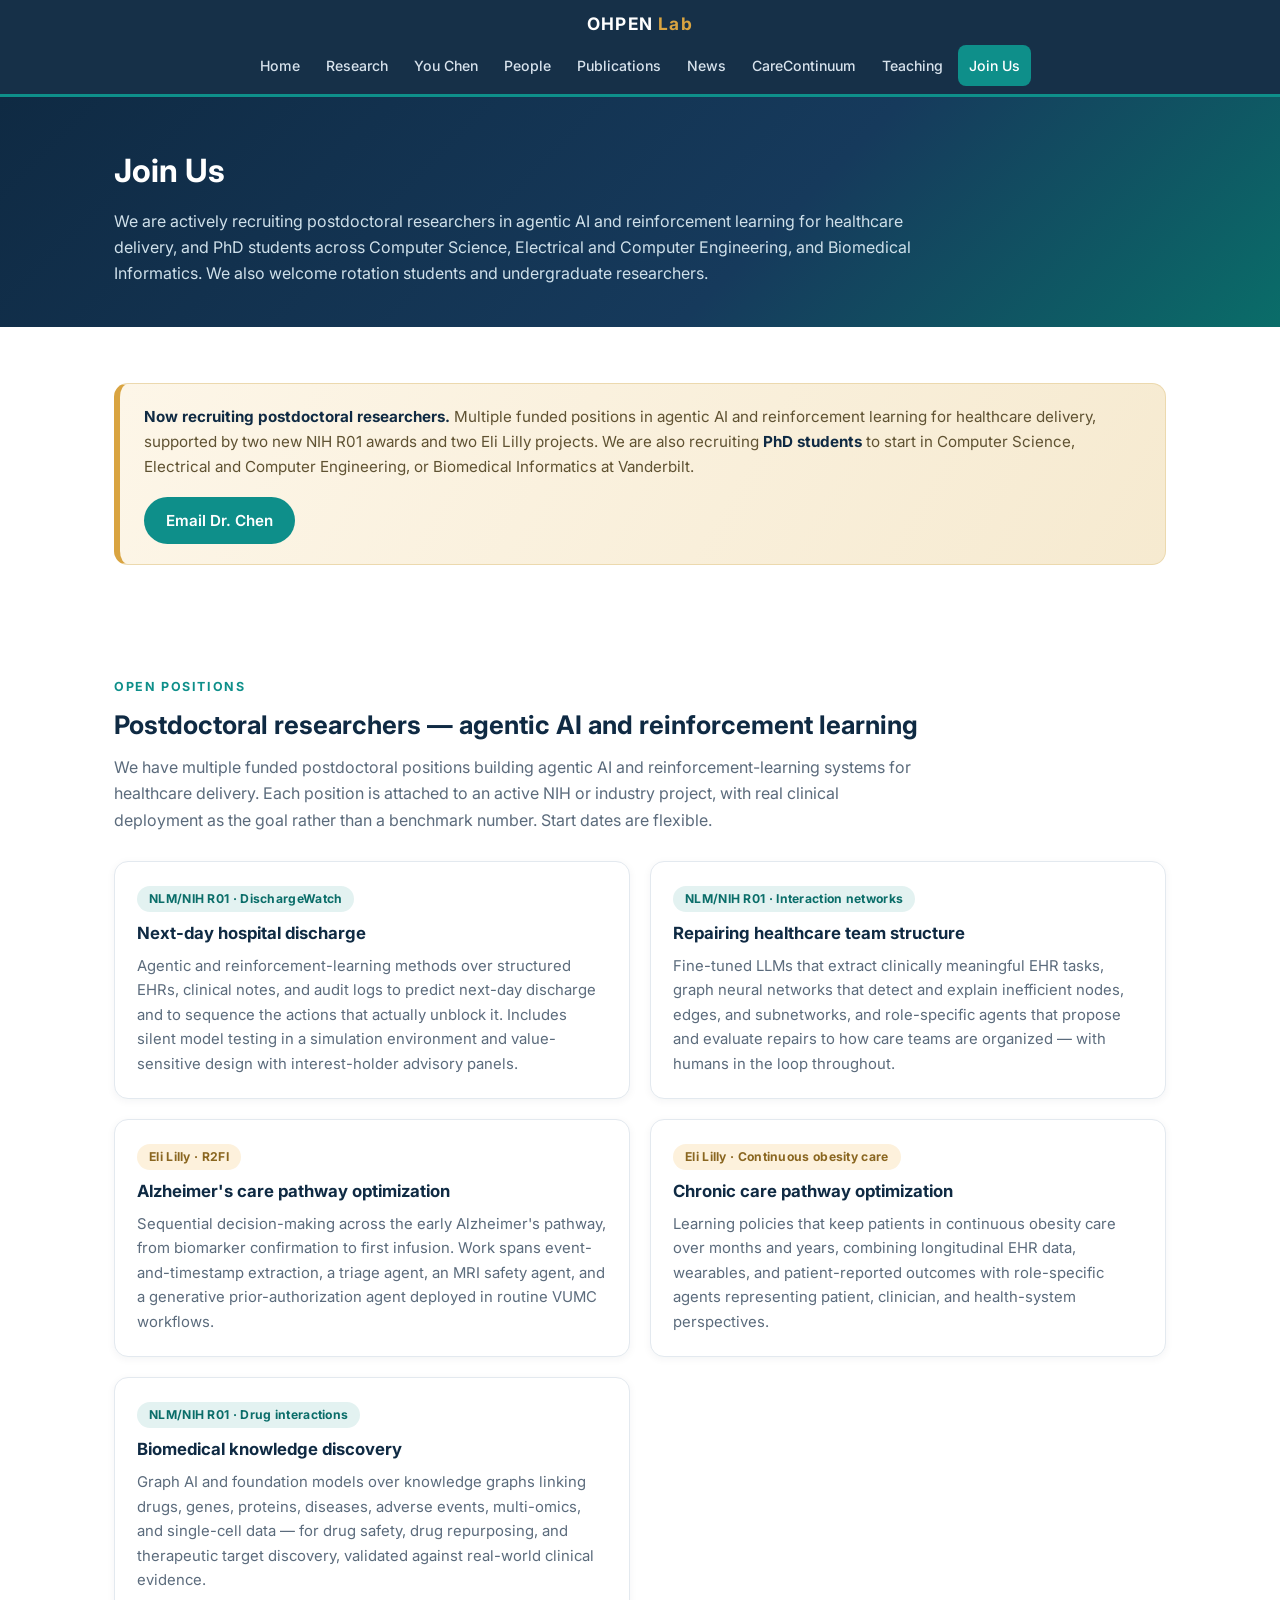
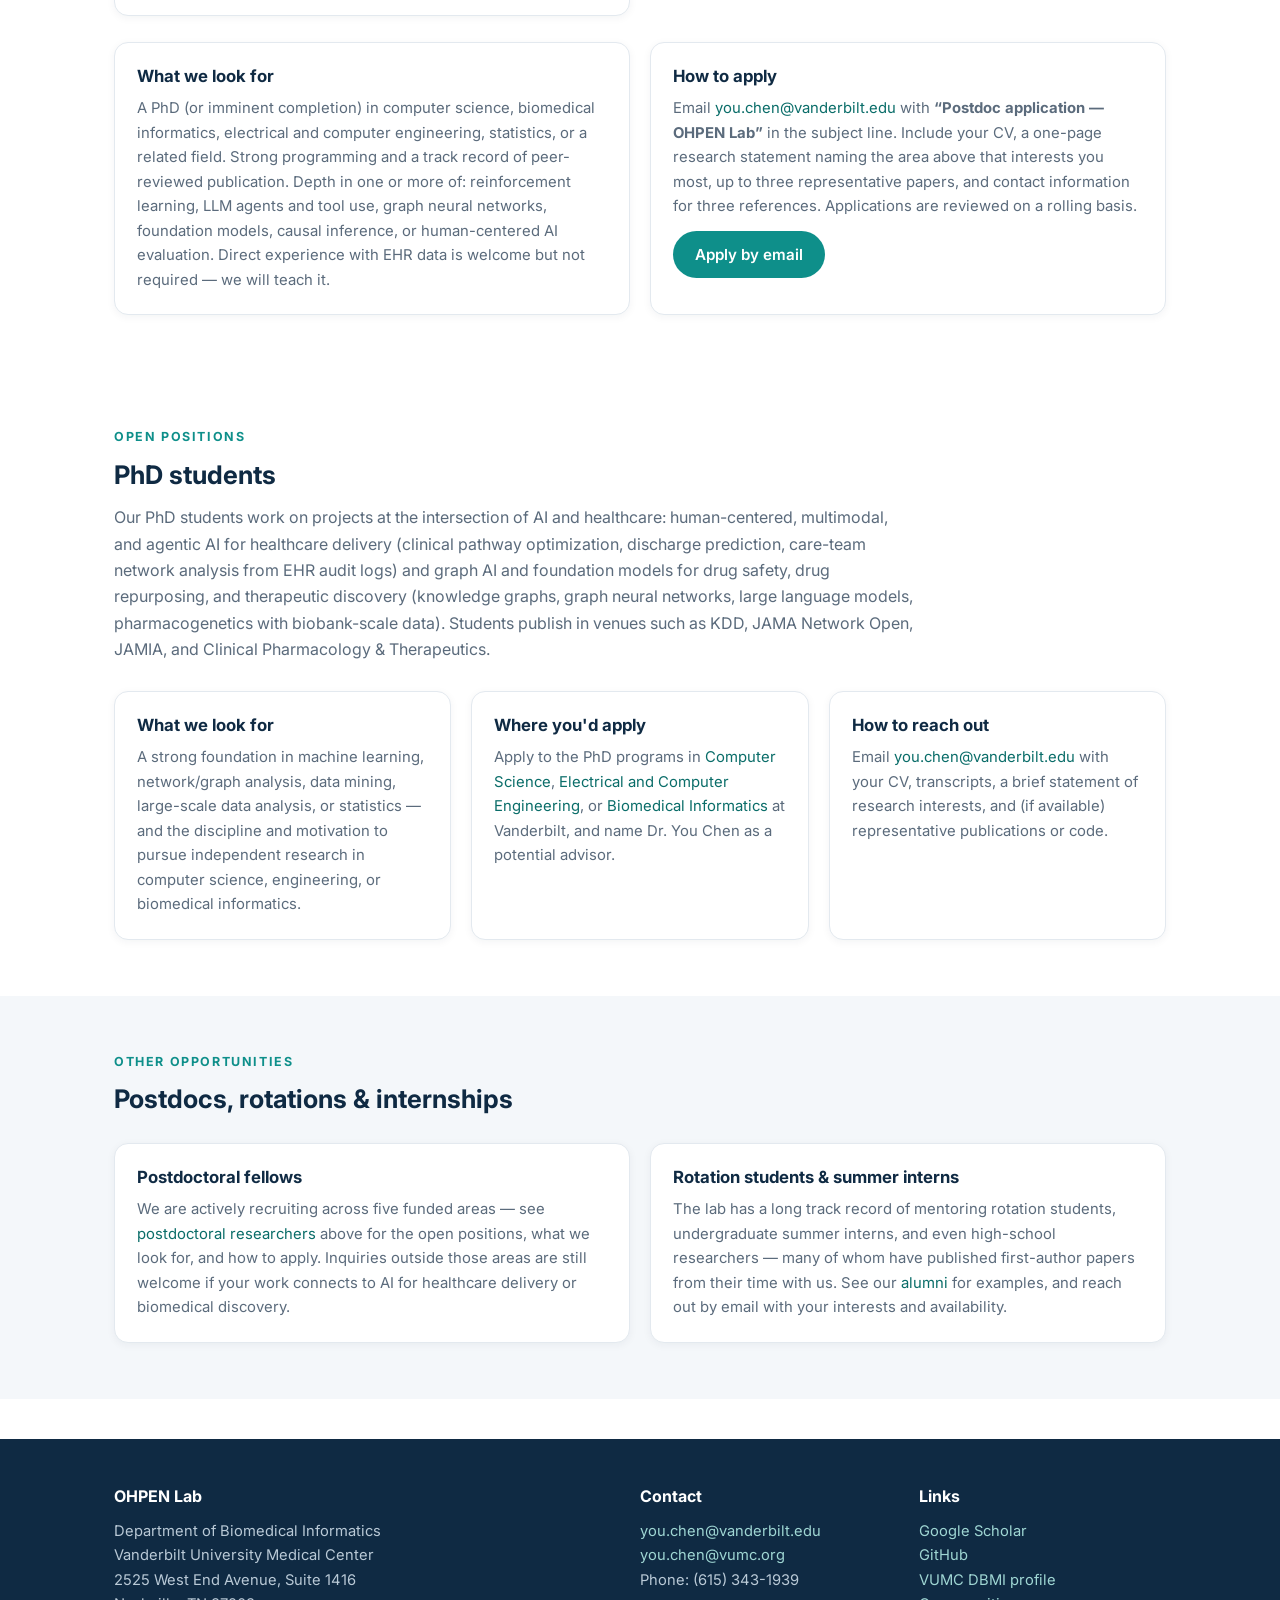
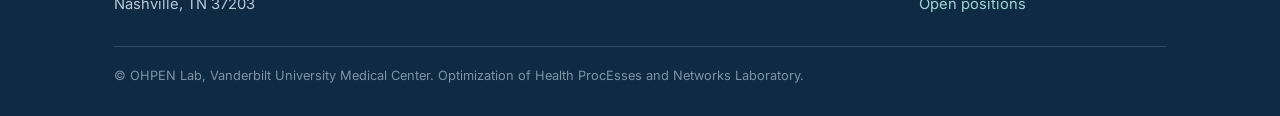
<file: join.html>
<!DOCTYPE html>
<html lang="en">
<head>
<meta charset="utf-8">
<meta name="viewport" content="width=device-width, initial-scale=1">
<title>Join Us | OHPEN Lab</title>
<meta name="description" content="Now recruiting postdoctoral researchers in agentic AI and reinforcement learning for healthcare delivery, plus PhD students, at the OHPEN Lab, Vanderbilt University Medical Center.">
<meta property="og:type" content="website">
<meta property="og:site_name" content="OHPEN Lab">
<meta property="og:title" content="Join Us — OHPEN Lab">
<meta property="og:description" content="Now recruiting postdoctoral researchers in agentic AI and reinforcement learning for healthcare delivery, plus PhD students, at the OHPEN Lab, Vanderbilt University Medical Center.">
<meta property="og:url" content="https://ohpenlab.github.io/join.html">
<meta property="og:image" content="https://ohpenlab.github.io/assets/img/og-image.jpg">
<meta property="og:image:width" content="1200">
<meta property="og:image:height" content="630">
<meta property="og:image:alt" content="OHPEN Lab — Optimization of Health ProcEsses and Networks Laboratory, Vanderbilt University Medical Center">
<meta name="twitter:card" content="summary_large_image">
<meta name="twitter:title" content="Join Us — OHPEN Lab">
<meta name="twitter:description" content="Now recruiting postdoctoral researchers in agentic AI and reinforcement learning for healthcare delivery, plus PhD students, at the OHPEN Lab, Vanderbilt University Medical Center.">
<meta name="twitter:image" content="https://ohpenlab.github.io/assets/img/og-image.jpg">
<link rel="canonical" href="https://ohpenlab.github.io/join.html">
<link rel="icon" type="image/png" href="assets/img/logo.png">
<link rel="preconnect" href="https://fonts.googleapis.com">
<link href="https://fonts.googleapis.com/css2?family=Inter:wght@400;500;600;700;800&display=swap" rel="stylesheet">
<link rel="stylesheet" href="assets/css/style.css">
</head>
<body>

<nav class="nav">
  <div class="nav-inner">
    <div class="brand"><a href="index.html">OHPEN<span class="dot">&nbsp;Lab</span></a></div>
    <ul class="nav-links">
      <li><a href="index.html">Home</a></li>
      <li><a href="projects.html">Research</a></li>
      <li><a href="youchen.html">You Chen</a></li>
      <li><a href="people.html">People</a></li>
      <li><a href="publications.html">Publications</a></li>
      <li><a href="news.html">News</a></li>
      <li><a href="carecontinuum.html">CareContinuum</a></li>
      <li><a href="teaching.html">Teaching</a></li>
      <li><a href="join.html" class="active">Join Us</a></li>
    </ul>
  </div>
</nav>

<header class="page-head">
  <div class="container">
    <h1>Join Us</h1>
    <p>We are actively recruiting postdoctoral researchers in agentic AI and reinforcement learning for
    healthcare delivery, and PhD students across Computer Science, Electrical and Computer Engineering, and
    Biomedical Informatics. We also welcome rotation students and undergraduate researchers.</p>
  </div>
</header>

<section class="section">
  <div class="container">
    <div class="banner">
      <p><strong>Now recruiting postdoctoral researchers.</strong> Multiple funded positions in agentic AI and
      reinforcement learning for healthcare delivery, supported by two new NIH R01 awards and two Eli Lilly
      projects. We are also recruiting <strong>PhD students</strong> to start in Computer Science, Electrical and
      Computer Engineering, or Biomedical Informatics at Vanderbilt.</p>
      <a class="btn btn-teal" href="mailto:you.chen@vanderbilt.edu?subject=Postdoc%20application%20-%20OHPEN%20Lab">Email Dr. Chen</a>
    </div>
  </div>
</section>

<section class="section">
  <div class="container">
    <p class="kicker">Open positions</p>
    <h2 id="postdocs">Postdoctoral researchers &mdash; agentic AI and reinforcement learning</h2>
    <p class="lede">
      We have multiple funded postdoctoral positions building agentic AI and reinforcement-learning systems for
      healthcare delivery. Each position is attached to an active NIH or industry project, with real clinical
      deployment as the goal rather than a benchmark number. Start dates are flexible.
    </p>

    <div class="grid cols-2" style="margin-top:22px">
      <div class="card">
        <div class="tags" style="margin-bottom:10px"><span class="tag nih">NLM/NIH R01 &middot; DischargeWatch</span></div>
        <h3>Next-day hospital discharge</h3>
        <p>Agentic and reinforcement-learning methods over structured EHRs, clinical notes, and audit logs to predict next-day discharge and to sequence the actions that actually unblock it. Includes silent model testing in a simulation environment and value-sensitive design with interest-holder advisory panels.</p>
      </div>
      <div class="card">
        <div class="tags" style="margin-bottom:10px"><span class="tag nih">NLM/NIH R01 &middot; Interaction networks</span></div>
        <h3>Repairing healthcare team structure</h3>
        <p>Fine-tuned LLMs that extract clinically meaningful EHR tasks, graph neural networks that detect and explain inefficient nodes, edges, and subnetworks, and role-specific agents that propose and evaluate repairs to how care teams are organized &mdash; with humans in the loop throughout.</p>
      </div>
      <div class="card">
        <div class="tags" style="margin-bottom:10px"><span class="tag industry">Eli Lilly &middot; R2FI</span></div>
        <h3>Alzheimer's care pathway optimization</h3>
        <p>Sequential decision-making across the early Alzheimer's pathway, from biomarker confirmation to first infusion. Work spans event-and-timestamp extraction, a triage agent, an MRI safety agent, and a generative prior-authorization agent deployed in routine VUMC workflows.</p>
      </div>
      <div class="card">
        <div class="tags" style="margin-bottom:10px"><span class="tag industry">Eli Lilly &middot; Continuous obesity care</span></div>
        <h3>Chronic care pathway optimization</h3>
        <p>Learning policies that keep patients in continuous obesity care over months and years, combining longitudinal EHR data, wearables, and patient-reported outcomes with role-specific agents representing patient, clinician, and health-system perspectives.</p>
      </div>
      <div class="card">
        <div class="tags" style="margin-bottom:10px"><span class="tag nih">NLM/NIH R01 &middot; Drug interactions</span></div>
        <h3>Biomedical knowledge discovery</h3>
        <p>Graph AI and foundation models over knowledge graphs linking drugs, genes, proteins, diseases, adverse events, multi-omics, and single-cell data &mdash; for drug safety, drug repurposing, and therapeutic target discovery, validated against real-world clinical evidence.</p>
      </div>
    </div>

    <div class="grid cols-2" style="margin-top:26px">
      <div class="card">
        <h3>What we look for</h3>
        <p>A PhD (or imminent completion) in computer science, biomedical informatics, electrical and computer
        engineering, statistics, or a related field. Strong programming and a track record of peer-reviewed
        publication. Depth in one or more of: reinforcement learning, LLM agents and tool use, graph neural
        networks, foundation models, causal inference, or human-centered AI evaluation. Direct experience with
        EHR data is welcome but not required &mdash; we will teach it.</p>
      </div>
      <div class="card">
        <h3>How to apply</h3>
        <p>Email <a href="mailto:you.chen@vanderbilt.edu?subject=Postdoc%20application%20-%20OHPEN%20Lab">you.chen@vanderbilt.edu</a>
        with <strong>&ldquo;Postdoc application &mdash; OHPEN Lab&rdquo;</strong> in the subject line. Include your CV, a
        one-page research statement naming the area above that interests you most, up to three representative
        papers, and contact information for three references. Applications are reviewed on a rolling basis.</p>
        <p style="margin-top:12px"><a class="btn btn-teal" href="mailto:you.chen@vanderbilt.edu?subject=Postdoc%20application%20-%20OHPEN%20Lab">Apply by email</a></p>
      </div>
    </div>
  </div>
</section>

<section class="section">
  <div class="container">
    <p class="kicker">Open positions</p>
    <h2>PhD students</h2>
    <p class="lede">
      Our PhD students work on projects at the intersection of AI and healthcare: human-centered, multimodal, and
      agentic AI for healthcare delivery (clinical pathway optimization, discharge prediction, care-team network
      analysis from EHR audit logs) and graph AI and foundation models for drug safety, drug repurposing, and
      therapeutic discovery (knowledge graphs, graph neural networks, large language models, pharmacogenetics with
      biobank-scale data). Students publish in venues such as KDD, JAMA Network Open, JAMIA, and Clinical
      Pharmacology &amp; Therapeutics.
    </p>
    <div class="grid cols-3" style="margin-top:8px">
      <div class="card">
        <h3>What we look for</h3>
        <p>A strong foundation in machine learning, network/graph analysis, data mining, large-scale data analysis,
        or statistics — and the discipline and motivation to pursue independent research in computer science,
        engineering, or biomedical informatics.</p>
      </div>
      <div class="card">
        <h3>Where you'd apply</h3>
        <p>Apply to the PhD programs in
        <a href="https://engineering.vanderbilt.edu/cs/" target="_blank" rel="noopener">Computer Science</a>,
        <a href="https://engineering.vanderbilt.edu/ece/" target="_blank" rel="noopener">Electrical and Computer Engineering</a>, or
        <a href="https://www.vumc.org/dbmi/biomedical-informatics-phd-program" target="_blank" rel="noopener">Biomedical Informatics</a>
        at Vanderbilt, and name Dr. You Chen as a potential advisor.</p>
      </div>
      <div class="card">
        <h3>How to reach out</h3>
        <p>Email <a href="mailto:you.chen@vanderbilt.edu">you.chen@vanderbilt.edu</a> with your CV, transcripts, a
        brief statement of research interests, and (if available) representative publications or code.</p>
      </div>
    </div>
  </div>
</section>

<section class="section soft">
  <div class="container">
    <p class="kicker">Other opportunities</p>
    <h2>Postdocs, rotations &amp; internships</h2>
    <div class="grid cols-2" style="margin-top:22px">
      <div class="card">
        <h3>Postdoctoral fellows</h3>
        <p>We are actively recruiting across five funded areas &mdash; see
        <a href="#postdocs">postdoctoral researchers</a> above for the open positions, what we look for, and how
        to apply. Inquiries outside those areas are still welcome if your work connects to AI for healthcare
        delivery or biomedical discovery.</p>
      </div>
      <div class="card">
        <h3>Rotation students &amp; summer interns</h3>
        <p>The lab has a long track record of mentoring rotation students, undergraduate summer interns, and even
        high-school researchers — many of whom have published first-author papers from their time with us. See our
        <a href="people.html">alumni</a> for examples, and reach out by email with your interests and availability.</p>
      </div>
    </div>
  </div>
</section>

<footer>
  <div class="container">
    <div class="cols">
      <div>
        <h4>OHPEN Lab</h4>
        <p>Department of Biomedical Informatics<br>
        Vanderbilt University Medical Center<br>
        2525 West End Avenue, Suite 1416<br>
        Nashville, TN 37203</p>
      </div>
      <div>
        <h4>Contact</h4>
        <p><a href="mailto:you.chen@vanderbilt.edu">you.chen@vanderbilt.edu</a><br>
        <a href="mailto:you.chen@vumc.org">you.chen@vumc.org</a><br>
        Phone: (615) 343-1939</p>
      </div>
      <div>
        <h4>Links</h4>
        <p><a href="https://scholar.google.com/citations?user=c-pOkPEAAAAJ&amp;hl=en" target="_blank" rel="noopener">Google Scholar</a><br>
        <a href="https://github.com/OHPENLab" target="_blank" rel="noopener">GitHub</a><br>
        <a href="https://www.vumc.org/dbmi/person/you-chen-phd-famia" target="_blank" rel="noopener">VUMC DBMI profile</a><br>
        <a href="join.html">Open positions</a></p>
      </div>
    </div>
    <p class="fineprint">© OHPEN Lab, Vanderbilt University Medical Center. Optimization of Health ProcEsses and Networks Laboratory.</p>
  </div>
</footer>

</body>
</html>
</file>
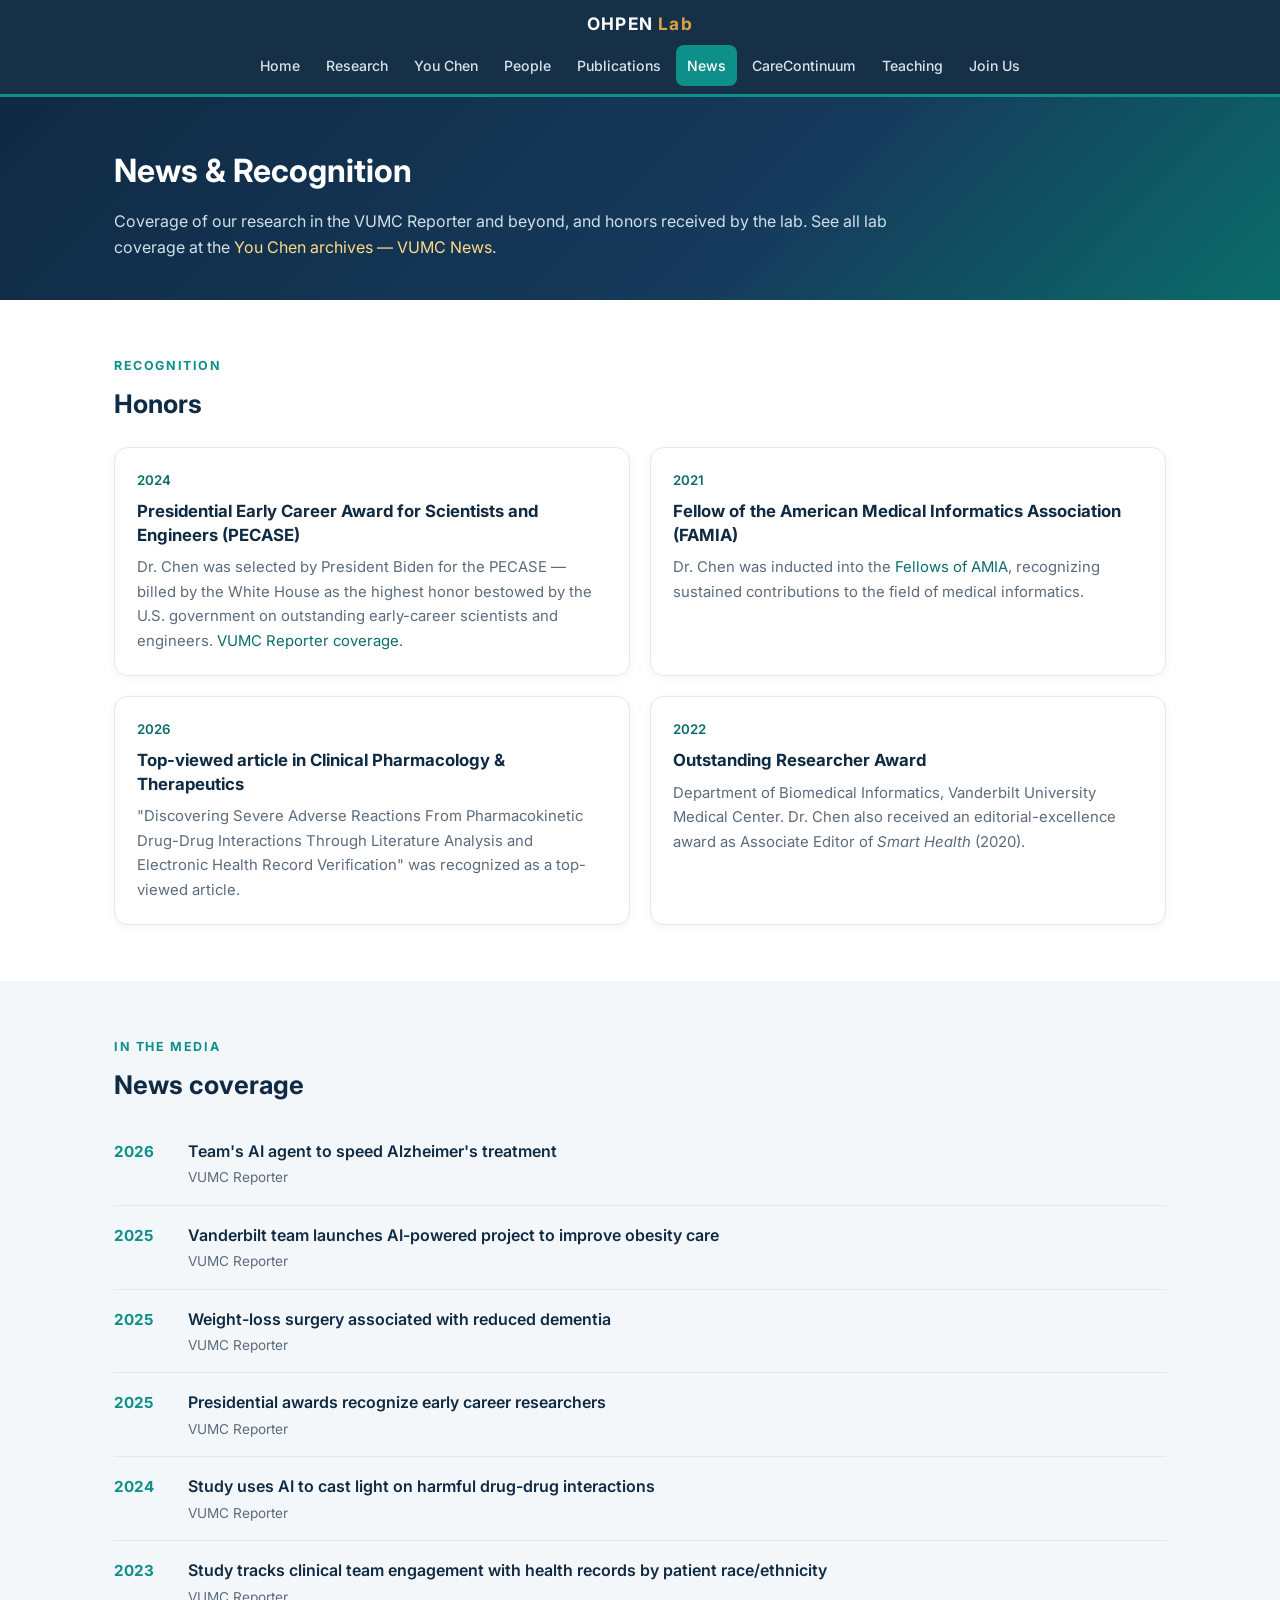
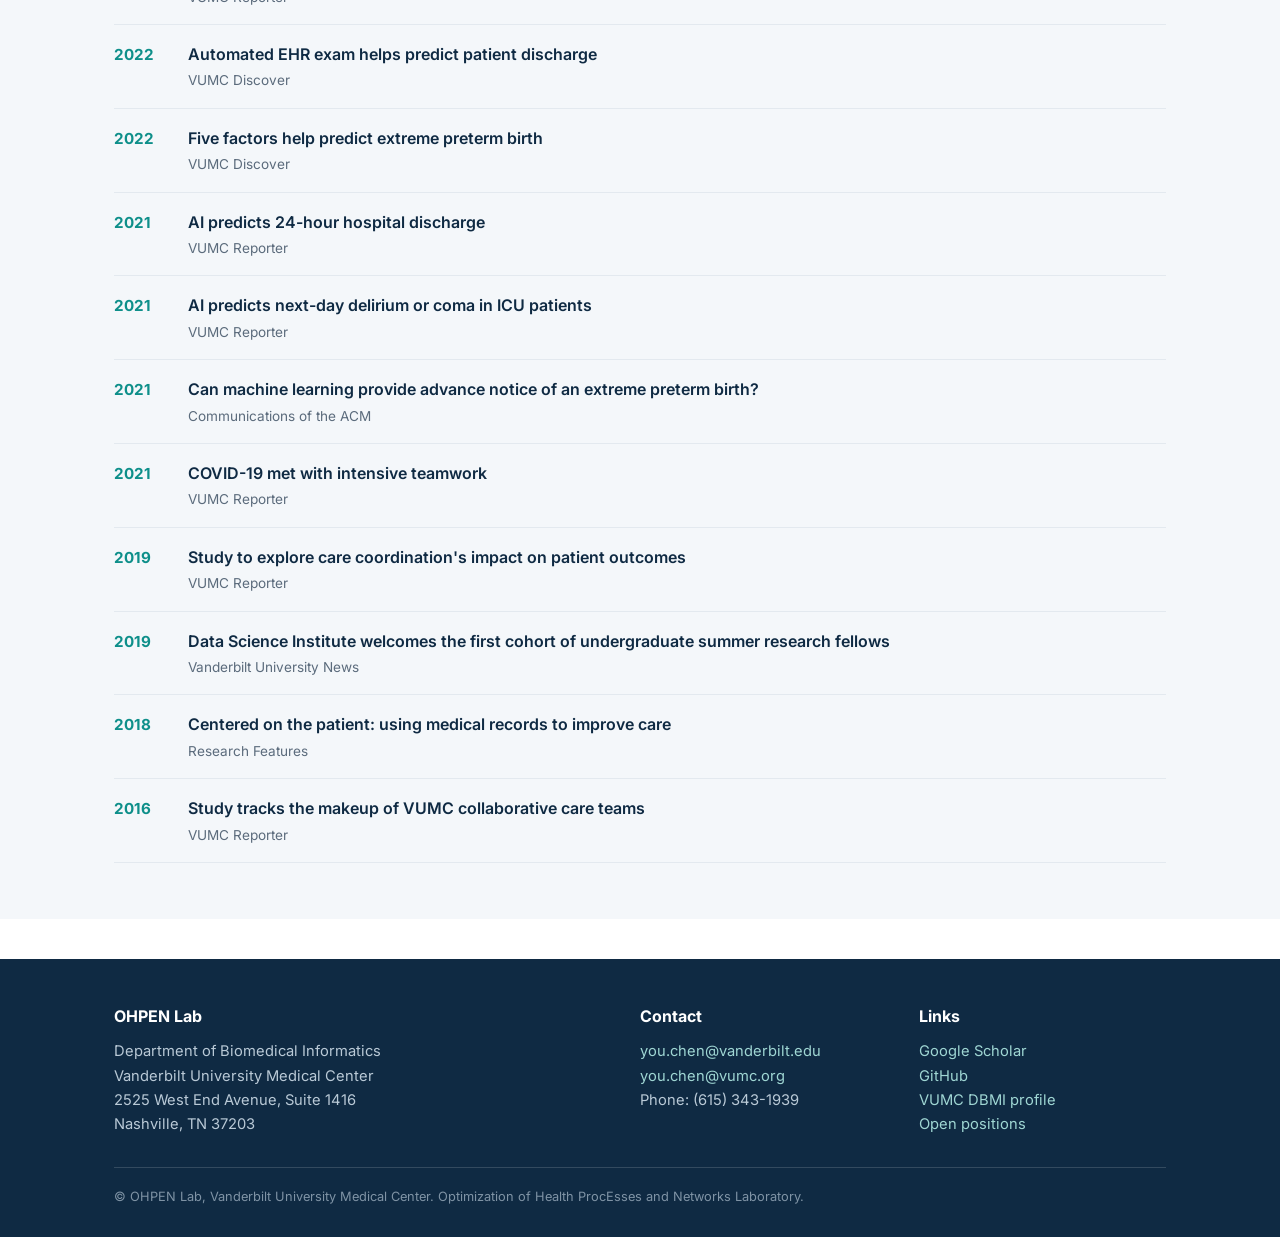
<file: news.html>
<!DOCTYPE html>
<html lang="en">
<head>
<meta charset="utf-8">
<meta name="viewport" content="width=device-width, initial-scale=1">
<title>News | OHPEN Lab</title>
<meta name="description" content="News coverage and recognitions of the OHPEN Lab, including VUMC Reporter stories and the PECASE award.">
<meta property="og:type" content="website">
<meta property="og:site_name" content="OHPEN Lab">
<meta property="og:title" content="News & Recognition — OHPEN Lab">
<meta property="og:description" content="PECASE 2024, AMIA Fellowship, and coverage of our research in the VUMC Reporter and beyond.">
<meta property="og:url" content="https://ohpenlab.github.io/news.html">
<meta property="og:image" content="https://ohpenlab.github.io/assets/img/og-image.jpg">
<meta property="og:image:width" content="1200">
<meta property="og:image:height" content="630">
<meta property="og:image:alt" content="OHPEN Lab — Optimization of Health ProcEsses and Networks Laboratory, Vanderbilt University Medical Center">
<meta name="twitter:card" content="summary_large_image">
<meta name="twitter:title" content="News & Recognition — OHPEN Lab">
<meta name="twitter:description" content="PECASE 2024, AMIA Fellowship, and coverage of our research in the VUMC Reporter and beyond.">
<meta name="twitter:image" content="https://ohpenlab.github.io/assets/img/og-image.jpg">
<link rel="canonical" href="https://ohpenlab.github.io/news.html">
<link rel="icon" type="image/png" href="assets/img/logo.png">
<link rel="preconnect" href="https://fonts.googleapis.com">
<link href="https://fonts.googleapis.com/css2?family=Inter:wght@400;500;600;700;800&display=swap" rel="stylesheet">
<link rel="stylesheet" href="assets/css/style.css">
</head>
<body>

<nav class="nav">
  <div class="nav-inner">
    <div class="brand"><a href="index.html">OHPEN<span class="dot">&nbsp;Lab</span></a></div>
    <ul class="nav-links">
      <li><a href="index.html">Home</a></li>
      <li><a href="projects.html">Research</a></li>
      <li><a href="youchen.html">You Chen</a></li>
      <li><a href="people.html">People</a></li>
      <li><a href="publications.html">Publications</a></li>
      <li><a href="news.html" class="active">News</a></li>
      <li><a href="carecontinuum.html">CareContinuum</a></li>
      <li><a href="teaching.html">Teaching</a></li>
      <li><a href="join.html">Join Us</a></li>
    </ul>
  </div>
</nav>

<header class="page-head">
  <div class="container">
    <h1>News &amp; Recognition</h1>
    <p>Coverage of our research in the VUMC Reporter and beyond, and honors received by the lab.
    See all lab coverage at the <a href="https://news.vumc.org/tag/you-chen/" target="_blank" rel="noopener" style="color:#ffd98a">You Chen archives — VUMC News</a>.</p>
  </div>
</header>

<section class="section">
  <div class="container">
    <p class="kicker">Recognition</p>
    <h2>Honors</h2>
    <div class="grid cols-2" style="margin-top:22px">
      <div class="card">
        <p class="meta">2024</p>
        <h3>Presidential Early Career Award for Scientists and Engineers (PECASE)</h3>
        <p>Dr. Chen was selected by President Biden for the PECASE — billed by the White House as the highest honor
        bestowed by the U.S. government on outstanding early-career scientists and engineers.
        <a href="https://news.vumc.org/2025/01/22/presidential-awards-recognize-early-career-researchers/" target="_blank" rel="noopener">VUMC Reporter coverage</a>.</p>
      </div>
      <div class="card">
        <p class="meta">2021</p>
        <h3>Fellow of the American Medical Informatics Association (FAMIA)</h3>
        <p>Dr. Chen was inducted into the
        <a href="https://amia.org/fellows-amia" target="_blank" rel="noopener">Fellows of AMIA</a>, recognizing
        sustained contributions to the field of medical informatics.</p>
      </div>
      <div class="card">
        <p class="meta">2026</p>
        <h3>Top-viewed article in Clinical Pharmacology &amp; Therapeutics</h3>
        <p>"Discovering Severe Adverse Reactions From Pharmacokinetic Drug-Drug Interactions Through Literature
        Analysis and Electronic Health Record Verification" was recognized as a top-viewed article.</p>
      </div>
      <div class="card">
        <p class="meta">2022</p>
        <h3>Outstanding Researcher Award</h3>
        <p>Department of Biomedical Informatics, Vanderbilt University Medical Center. Dr. Chen also received an
        editorial-excellence award as Associate Editor of <em>Smart Health</em> (2020).</p>
      </div>
    </div>
  </div>
</section>

<section class="section soft">
  <div class="container">
    <p class="kicker">In the media</p>
    <h2>News coverage</h2>
    <ul class="news-list" style="margin-top:16px">
      <li><span class="yr">2026</span><div class="what">
        <a href="https://news.vumc.org/2026/08/05/teams-ai-agent-to-speed-alzheimers-treatment/" target="_blank" rel="noopener">Team's AI agent to speed Alzheimer's treatment</a>
        <span class="src">VUMC Reporter</span></div></li>
      <li><span class="yr">2025</span><div class="what">
        <a href="https://news.vumc.org/2025/09/17/vanderbilt-team-launches-ai-powered-project-to-improve-obesity-care/" target="_blank" rel="noopener">Vanderbilt team launches AI-powered project to improve obesity care</a>
        <span class="src">VUMC Reporter</span></div></li>
      <li><span class="yr">2025</span><div class="what">
        <a href="https://news.vumc.org/2025/02/17/weight-loss-surgery-associated-with-reduced-dementia/" target="_blank" rel="noopener">Weight-loss surgery associated with reduced dementia</a>
        <span class="src">VUMC Reporter</span></div></li>
      <li><span class="yr">2025</span><div class="what">
        <a href="https://news.vumc.org/2025/01/22/presidential-awards-recognize-early-career-researchers/" target="_blank" rel="noopener">Presidential awards recognize early career researchers</a>
        <span class="src">VUMC Reporter</span></div></li>
      <li><span class="yr">2024</span><div class="what">
        <a href="https://news.vumc.org/2024/12/11/study-uses-ai-to-cast-light-on-harmful-drug-drug-interactions/" target="_blank" rel="noopener">Study uses AI to cast light on harmful drug-drug interactions</a>
        <span class="src">VUMC Reporter</span></div></li>
      <li><span class="yr">2023</span><div class="what">
        <a href="https://news.vumc.org/2023/10/10/study-tracks-clinical-team-engagement-with-health-records-by-patient-race-ethnicity/" target="_blank" rel="noopener">Study tracks clinical team engagement with health records by patient race/ethnicity</a>
        <span class="src">VUMC Reporter</span></div></li>
      <li><span class="yr">2022</span><div class="what">
        <a href="https://discover.vumc.org/2022/02/automated-ehr-exam-helps-predict-patient-discharge/" target="_blank" rel="noopener">Automated EHR exam helps predict patient discharge</a>
        <span class="src">VUMC Discover</span></div></li>
      <li><span class="yr">2022</span><div class="what">
        <a href="https://discover.vumc.org/2022/01/predicting-extreme-preterm-birth-improved-by-m-odel/" target="_blank" rel="noopener">Five factors help predict extreme preterm birth</a>
        <span class="src">VUMC Discover</span></div></li>
      <li><span class="yr">2021</span><div class="what">
        <a href="https://news.vumc.org/2021/11/16/ai-predicts-24-hour-hospital-discharge/" target="_blank" rel="noopener">AI predicts 24-hour hospital discharge</a>
        <span class="src">VUMC Reporter</span></div></li>
      <li><span class="yr">2021</span><div class="what">
        <a href="https://news.vumc.org/2021/09/30/ai-predicts-next-day-delirium-or-coma-in-icu-patients/" target="_blank" rel="noopener">AI predicts next-day delirium or coma in ICU patients</a>
        <span class="src">VUMC Reporter</span></div></li>
      <li><span class="yr">2021</span><div class="what">
        <a href="https://cacm.acm.org/news/254598-predicting-preterm-birth/fulltext" target="_blank" rel="noopener">Can machine learning provide advance notice of an extreme preterm birth?</a>
        <span class="src">Communications of the ACM</span></div></li>
      <li><span class="yr">2021</span><div class="what">
        <a href="https://news.vumc.org/2021/04/01/covid-intensive-teamwork/" target="_blank" rel="noopener">COVID-19 met with intensive teamwork</a>
        <span class="src">VUMC Reporter</span></div></li>
      <li><span class="yr">2019</span><div class="what">
        <a href="http://news.vumc.org/2019/09/25/study-to-explore-care-coordinations-impact-on-patient-outcomes/" target="_blank" rel="noopener">Study to explore care coordination's impact on patient outcomes</a>
        <span class="src">VUMC Reporter</span></div></li>
      <li><span class="yr">2019</span><div class="what">
        <a href="https://engineering.vanderbilt.edu/news/2019/data-science-institute-welcomes-first-cohort-of-undergraduate-summer-research-fellows/" target="_blank" rel="noopener">Data Science Institute welcomes the first cohort of undergraduate summer research fellows</a>
        <span class="src">Vanderbilt University News</span></div></li>
      <li><span class="yr">2018</span><div class="what">
        <a href="https://researchfeatures.com/2018/05/30/using-medical-records-improve-care/" target="_blank" rel="noopener">Centered on the patient: using medical records to improve care</a>
        <span class="src">Research Features</span></div></li>
      <li><span class="yr">2016</span><div class="what">
        <a href="http://news.vumc.org/2016/10/27/study-tracks-makeup-of-vumc-collaborative-care-teams/" target="_blank" rel="noopener">Study tracks the makeup of VUMC collaborative care teams</a>
        <span class="src">VUMC Reporter</span></div></li>
    </ul>
  </div>
</section>

<footer>
  <div class="container">
    <div class="cols">
      <div>
        <h4>OHPEN Lab</h4>
        <p>Department of Biomedical Informatics<br>
        Vanderbilt University Medical Center<br>
        2525 West End Avenue, Suite 1416<br>
        Nashville, TN 37203</p>
      </div>
      <div>
        <h4>Contact</h4>
        <p><a href="mailto:you.chen@vanderbilt.edu">you.chen@vanderbilt.edu</a><br>
        <a href="mailto:you.chen@vumc.org">you.chen@vumc.org</a><br>
        Phone: (615) 343-1939</p>
      </div>
      <div>
        <h4>Links</h4>
        <p><a href="https://scholar.google.com/citations?user=c-pOkPEAAAAJ&amp;hl=en" target="_blank" rel="noopener">Google Scholar</a><br>
        <a href="https://github.com/OHPENLab" target="_blank" rel="noopener">GitHub</a><br>
        <a href="https://www.vumc.org/dbmi/person/you-chen-phd-famia" target="_blank" rel="noopener">VUMC DBMI profile</a><br>
        <a href="join.html">Open positions</a></p>
      </div>
    </div>
    <p class="fineprint">© OHPEN Lab, Vanderbilt University Medical Center. Optimization of Health ProcEsses and Networks Laboratory.</p>
  </div>
</footer>

</body>
</html>
</file>
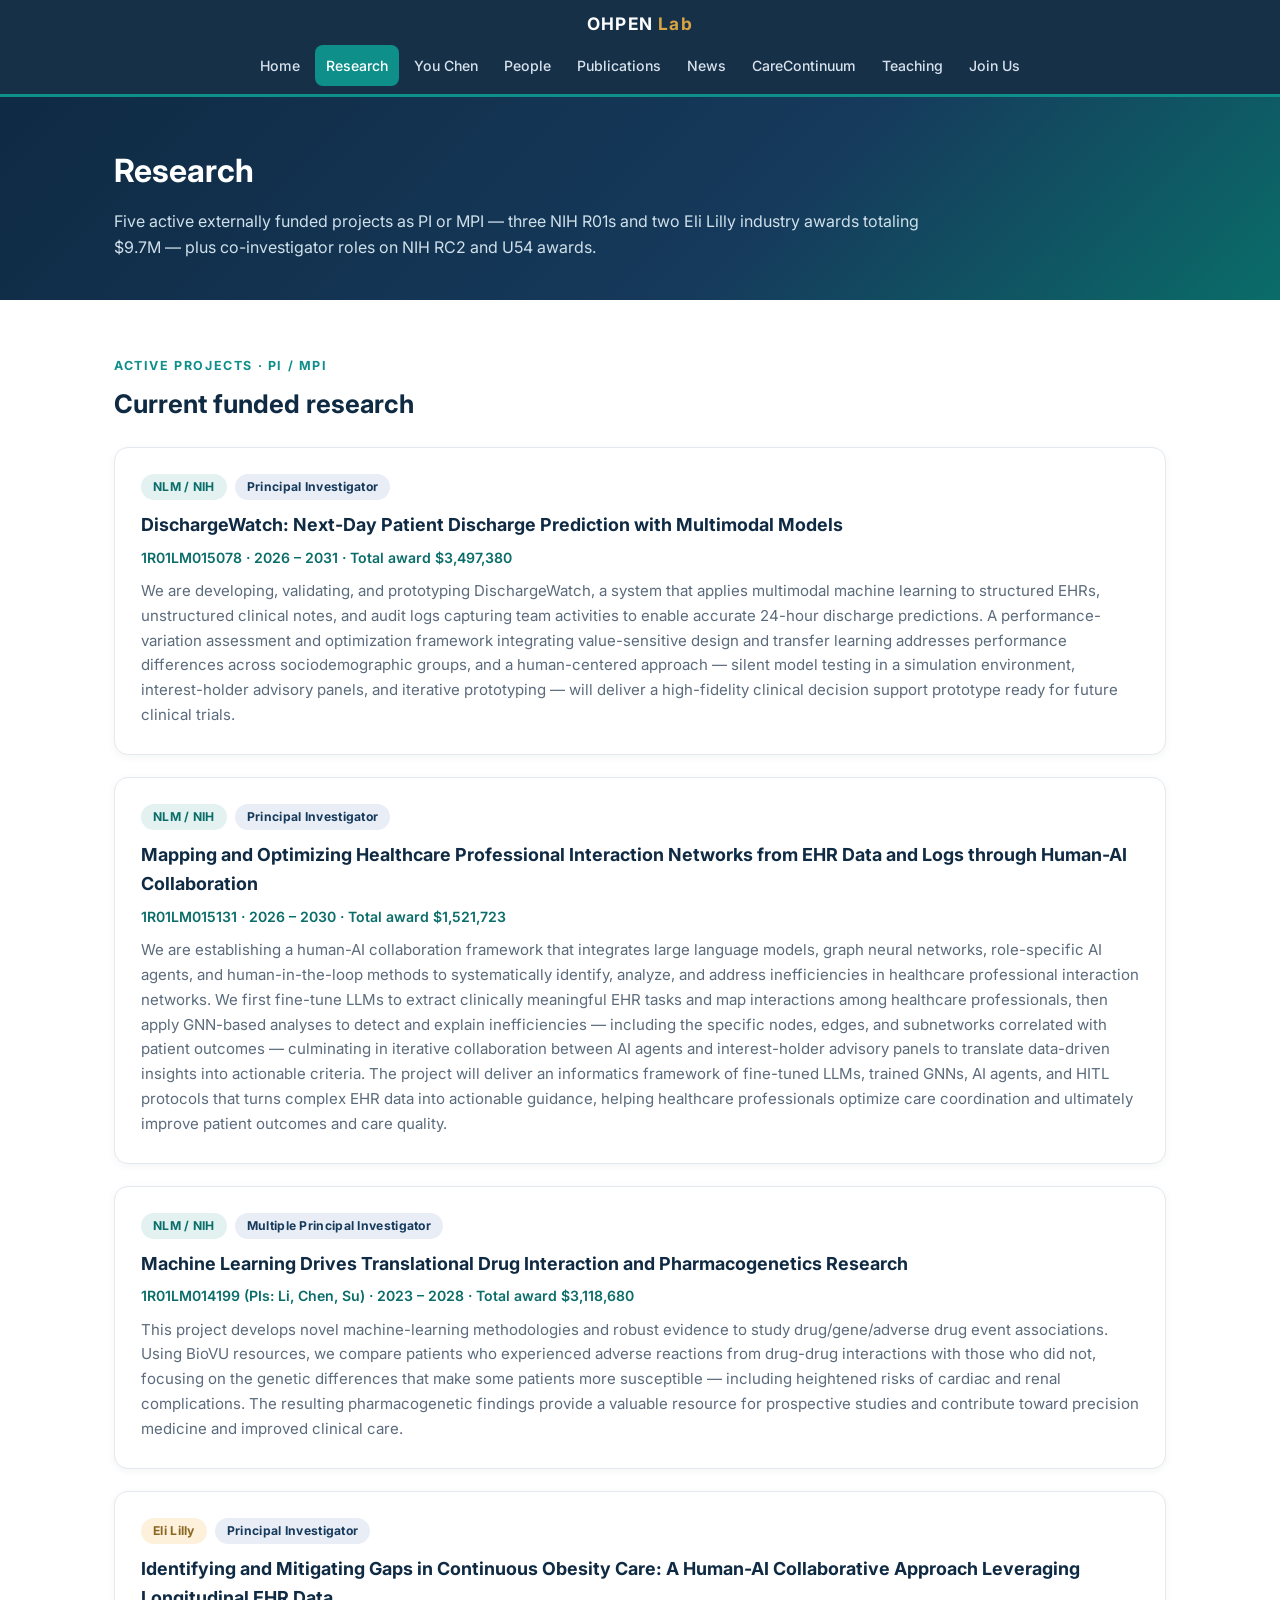
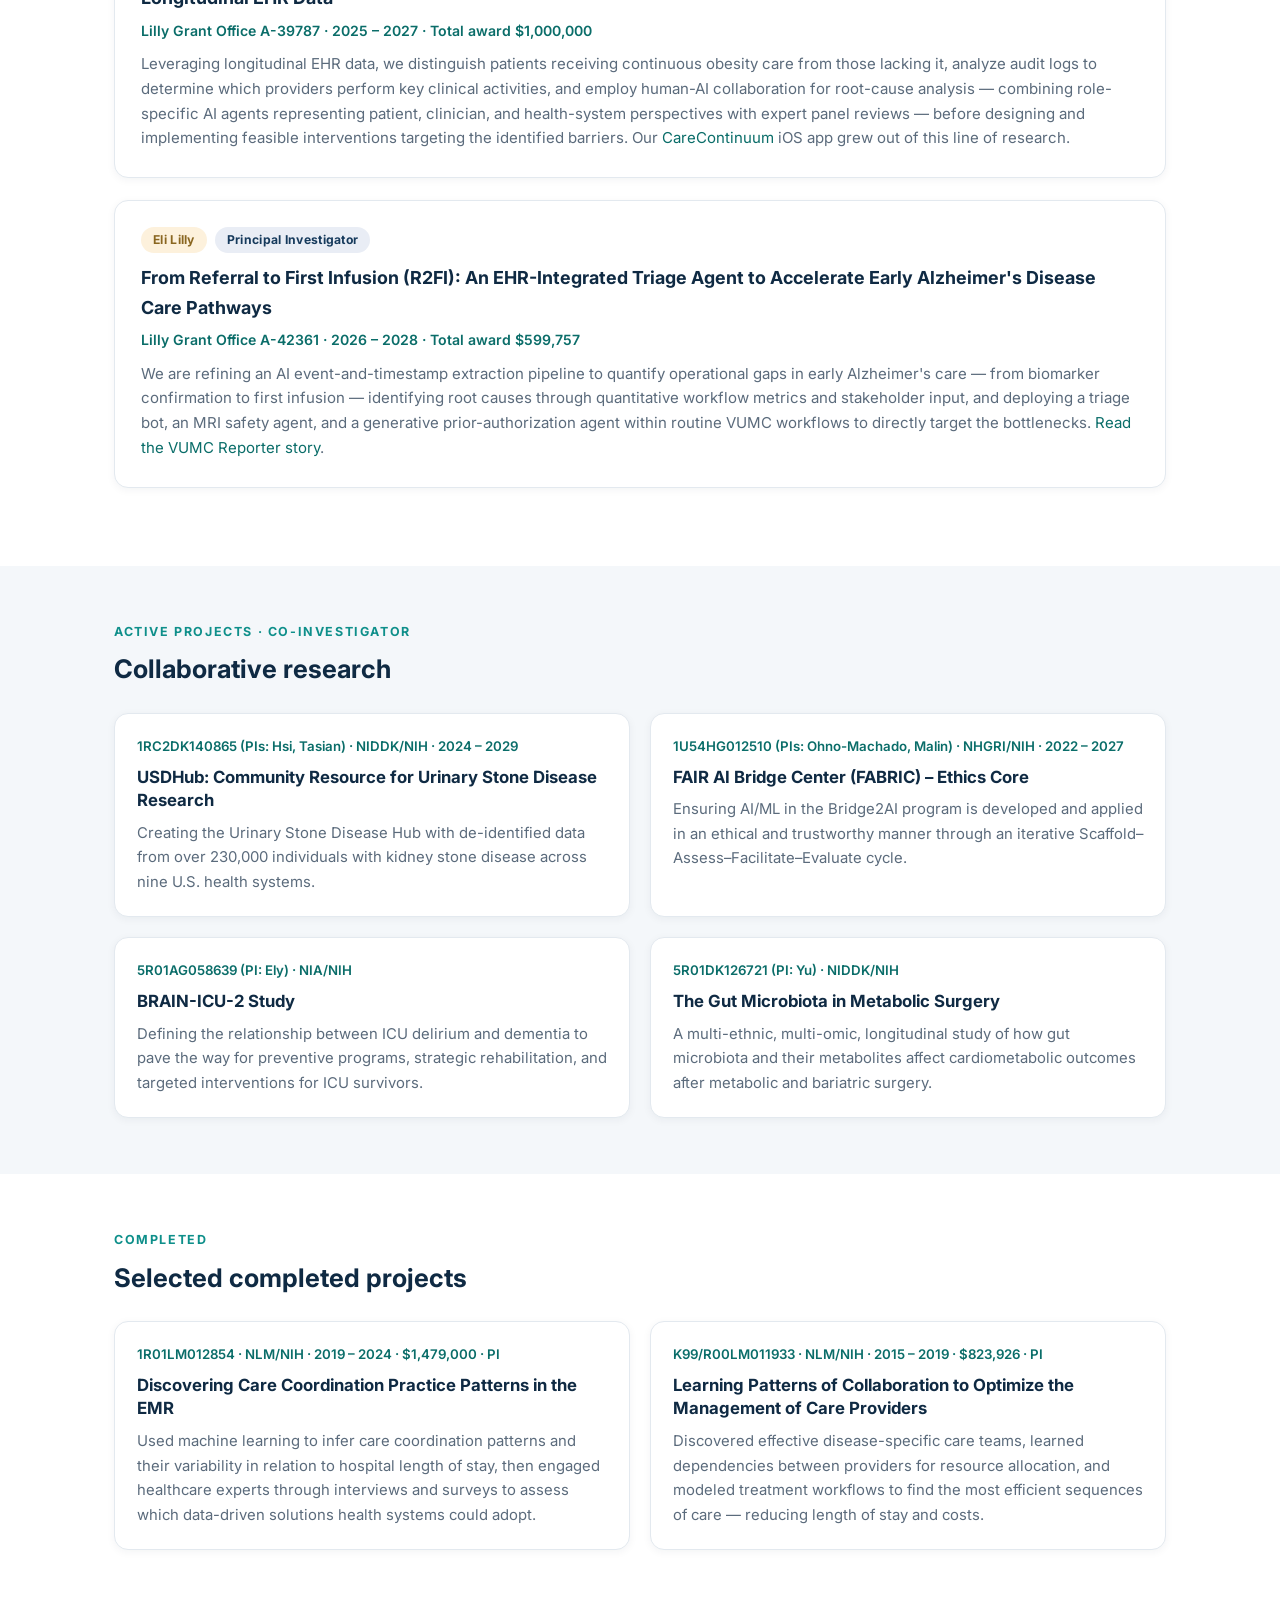
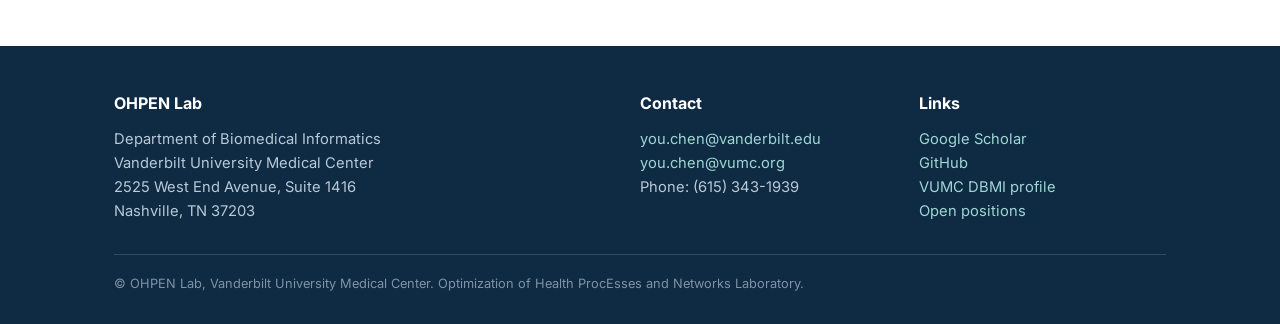
<file: projects.html>
<!DOCTYPE html>
<html lang="en">
<head>
<meta charset="utf-8">
<meta name="viewport" content="width=device-width, initial-scale=1">
<title>Research | OHPEN Lab</title>
<meta name="description" content="Active and completed research projects of the OHPEN Lab at Vanderbilt University Medical Center.">
<meta property="og:type" content="website">
<meta property="og:site_name" content="OHPEN Lab">
<meta property="og:title" content="Research — OHPEN Lab">
<meta property="og:description" content="Active NIH and industry-funded projects: next-day discharge prediction, healthcare professional interaction networks, continuous obesity care, Alzheimer's triage agents, and drug interaction discovery.">
<meta property="og:url" content="https://ohpenlab.github.io/projects.html">
<meta property="og:image" content="https://ohpenlab.github.io/assets/img/og-image.jpg">
<meta property="og:image:width" content="1200">
<meta property="og:image:height" content="630">
<meta property="og:image:alt" content="OHPEN Lab — Optimization of Health ProcEsses and Networks Laboratory, Vanderbilt University Medical Center">
<meta name="twitter:card" content="summary_large_image">
<meta name="twitter:title" content="Research — OHPEN Lab">
<meta name="twitter:description" content="Active NIH and industry-funded projects: next-day discharge prediction, healthcare professional interaction networks, continuous obesity care, Alzheimer's triage agents, and drug interaction discovery.">
<meta name="twitter:image" content="https://ohpenlab.github.io/assets/img/og-image.jpg">
<link rel="canonical" href="https://ohpenlab.github.io/projects.html">
<link rel="icon" type="image/png" href="assets/img/logo.png">
<link rel="preconnect" href="https://fonts.googleapis.com">
<link href="https://fonts.googleapis.com/css2?family=Inter:wght@400;500;600;700;800&display=swap" rel="stylesheet">
<link rel="stylesheet" href="assets/css/style.css">
</head>
<body>

<nav class="nav">
  <div class="nav-inner">
    <div class="brand"><a href="index.html">OHPEN<span class="dot">&nbsp;Lab</span></a></div>
    <ul class="nav-links">
      <li><a href="index.html">Home</a></li>
      <li><a href="projects.html" class="active">Research</a></li>
      <li><a href="youchen.html">You Chen</a></li>
      <li><a href="people.html">People</a></li>
      <li><a href="publications.html">Publications</a></li>
      <li><a href="news.html">News</a></li>
      <li><a href="carecontinuum.html">CareContinuum</a></li>
      <li><a href="teaching.html">Teaching</a></li>
      <li><a href="join.html">Join Us</a></li>
    </ul>
  </div>
</nav>

<header class="page-head">
  <div class="container">
    <h1>Research</h1>
    <p>Five active externally funded projects as PI or MPI — three NIH R01s and two Eli Lilly industry awards
    totaling $9.7M — plus co-investigator roles on NIH RC2 and U54 awards.</p>
  </div>
</header>

<section class="section">
  <div class="container">
    <p class="kicker">Active projects · PI / MPI</p>
    <h2>Current funded research</h2>

    <div class="project" style="margin-top:22px">
      <div class="tags"><span class="tag nih">NLM / NIH</span><span class="tag role">Principal Investigator</span></div>
      <h3>DischargeWatch: Next-Day Patient Discharge Prediction with Multimodal Models</h3>
      <p class="grant">1R01LM015078 · 2026 – 2031 · Total award $3,497,380</p>
      <p>We are developing, validating, and prototyping DischargeWatch, a system that applies multimodal machine
      learning to structured EHRs, unstructured clinical notes, and audit logs capturing team activities to enable
      accurate 24-hour discharge predictions. A performance-variation assessment and optimization framework
      integrating value-sensitive design and transfer learning addresses performance differences across
      sociodemographic groups, and a human-centered approach — silent model testing in a simulation environment,
      interest-holder advisory panels, and iterative prototyping — will deliver a high-fidelity clinical decision
      support prototype ready for future clinical trials.</p>
    </div>

    <div class="project">
      <div class="tags"><span class="tag nih">NLM / NIH</span><span class="tag role">Principal Investigator</span></div>
      <h3>Mapping and Optimizing Healthcare Professional Interaction Networks from EHR Data and Logs through Human-AI Collaboration</h3>
      <p class="grant">1R01LM015131 &middot; 2026 &ndash; 2030 &middot; Total award $1,521,723</p>
      <p>We are establishing a human-AI collaboration framework that integrates large language models, graph neural
      networks, role-specific AI agents, and human-in-the-loop methods to systematically identify, analyze, and
      address inefficiencies in healthcare professional interaction networks. We first fine-tune LLMs to extract
      clinically meaningful EHR tasks and map interactions among healthcare professionals, then apply GNN-based
      analyses to detect and explain inefficiencies — including the specific nodes, edges, and subnetworks
      correlated with patient outcomes — culminating in iterative collaboration between AI agents and
      interest-holder advisory panels to translate data-driven insights into actionable criteria. The project will
      deliver an informatics framework of fine-tuned LLMs, trained GNNs, AI agents, and HITL protocols that turns
      complex EHR data into actionable guidance, helping healthcare professionals optimize care coordination and
      ultimately improve patient outcomes and care quality.</p>
    </div>

    <div class="project">
      <div class="tags"><span class="tag nih">NLM / NIH</span><span class="tag role">Multiple Principal Investigator</span></div>
      <h3>Machine Learning Drives Translational Drug Interaction and Pharmacogenetics Research</h3>
      <p class="grant">1R01LM014199 (PIs: Li, Chen, Su) · 2023 – 2028 · Total award $3,118,680</p>
      <p>This project develops novel machine-learning methodologies and robust evidence to study drug/gene/adverse
      drug event associations. Using BioVU resources, we compare patients who experienced adverse reactions from
      drug-drug interactions with those who did not, focusing on the genetic differences that make some patients
      more susceptible — including heightened risks of cardiac and renal complications. The resulting
      pharmacogenetic findings provide a valuable resource for prospective studies and contribute toward precision
      medicine and improved clinical care.</p>
    </div>

    <div class="project">
      <div class="tags"><span class="tag industry">Eli Lilly</span><span class="tag role">Principal Investigator</span></div>
      <h3>Identifying and Mitigating Gaps in Continuous Obesity Care: A Human-AI Collaborative Approach Leveraging Longitudinal EHR Data</h3>
      <p class="grant">Lilly Grant Office A-39787 · 2025 – 2027 · Total award $1,000,000</p>
      <p>Leveraging longitudinal EHR data, we distinguish patients receiving continuous obesity care from those
      lacking it, analyze audit logs to determine which providers perform key clinical activities, and employ
      human-AI collaboration for root-cause analysis — combining role-specific AI agents representing patient,
      clinician, and health-system perspectives with expert panel reviews — before designing and implementing
      feasible interventions targeting the identified barriers. Our <a href="carecontinuum.html">CareContinuum</a>
      iOS app grew out of this line of research.</p>
    </div>

    <div class="project">
      <div class="tags"><span class="tag industry">Eli Lilly</span><span class="tag role">Principal Investigator</span></div>
      <h3>From Referral to First Infusion (R2FI): An EHR-Integrated Triage Agent to Accelerate Early Alzheimer's Disease Care Pathways</h3>
      <p class="grant">Lilly Grant Office A-42361 · 2026 – 2028 · Total award $599,757</p>
      <p>We are refining an AI event-and-timestamp extraction pipeline to quantify operational gaps in early
      Alzheimer's care — from biomarker confirmation to first infusion — identifying root causes through
      quantitative workflow metrics and stakeholder input, and deploying a triage bot, an MRI safety agent, and a
      generative prior-authorization agent within routine VUMC workflows to directly target the bottlenecks.
      <a href="https://news.vumc.org/2026/08/05/teams-ai-agent-to-speed-alzheimers-treatment/" target="_blank" rel="noopener">Read the VUMC Reporter story</a>.</p>
    </div>
  </div>
</section>

<section class="section soft">
  <div class="container">
    <p class="kicker">Active projects · Co-Investigator</p>
    <h2>Collaborative research</h2>
    <div class="grid cols-2" style="margin-top:22px">
      <div class="card">
        <p class="meta">1RC2DK140865 (PIs: Hsi, Tasian) · NIDDK/NIH · 2024 – 2029</p>
        <h3>USDHub: Community Resource for Urinary Stone Disease Research</h3>
        <p>Creating the Urinary Stone Disease Hub with de-identified data from over 230,000 individuals with kidney
        stone disease across nine U.S. health systems.</p>
      </div>
      <div class="card">
        <p class="meta">1U54HG012510 (PIs: Ohno-Machado, Malin) · NHGRI/NIH · 2022 – 2027</p>
        <h3>FAIR AI Bridge Center (FABRIC) – Ethics Core</h3>
        <p>Ensuring AI/ML in the Bridge2AI program is developed and applied in an ethical and trustworthy manner
        through an iterative Scaffold–Assess–Facilitate–Evaluate cycle.</p>
      </div>
      <div class="card">
        <p class="meta">5R01AG058639 (PI: Ely) · NIA/NIH</p>
        <h3>BRAIN-ICU-2 Study</h3>
        <p>Defining the relationship between ICU delirium and dementia to pave the way for preventive programs,
        strategic rehabilitation, and targeted interventions for ICU survivors.</p>
      </div>
      <div class="card">
        <p class="meta">5R01DK126721 (PI: Yu) · NIDDK/NIH</p>
        <h3>The Gut Microbiota in Metabolic Surgery</h3>
        <p>A multi-ethnic, multi-omic, longitudinal study of how gut microbiota and their metabolites affect
        cardiometabolic outcomes after metabolic and bariatric surgery.</p>
      </div>
    </div>
  </div>
</section>

<section class="section">
  <div class="container">
    <p class="kicker">Completed</p>
    <h2>Selected completed projects</h2>
    <div class="grid cols-2" style="margin-top:22px">
      <div class="card">
        <p class="meta">1R01LM012854 · NLM/NIH · 2019 – 2024 · $1,479,000 · PI</p>
        <h3>Discovering Care Coordination Practice Patterns in the EMR</h3>
        <p>Used machine learning to infer care coordination patterns and their variability in relation to hospital
        length of stay, then engaged healthcare experts through interviews and surveys to assess which data-driven
        solutions health systems could adopt.</p>
      </div>
      <div class="card">
        <p class="meta">K99/R00LM011933 · NLM/NIH · 2015 – 2019 · $823,926 · PI</p>
        <h3>Learning Patterns of Collaboration to Optimize the Management of Care Providers</h3>
        <p>Discovered effective disease-specific care teams, learned dependencies between providers for resource
        allocation, and modeled treatment workflows to find the most efficient sequences of care — reducing length
        of stay and costs.</p>
      </div>
    </div>
  </div>
</section>

<footer>
  <div class="container">
    <div class="cols">
      <div>
        <h4>OHPEN Lab</h4>
        <p>Department of Biomedical Informatics<br>
        Vanderbilt University Medical Center<br>
        2525 West End Avenue, Suite 1416<br>
        Nashville, TN 37203</p>
      </div>
      <div>
        <h4>Contact</h4>
        <p><a href="mailto:you.chen@vanderbilt.edu">you.chen@vanderbilt.edu</a><br>
        <a href="mailto:you.chen@vumc.org">you.chen@vumc.org</a><br>
        Phone: (615) 343-1939</p>
      </div>
      <div>
        <h4>Links</h4>
        <p><a href="https://scholar.google.com/citations?user=c-pOkPEAAAAJ&amp;hl=en" target="_blank" rel="noopener">Google Scholar</a><br>
        <a href="https://github.com/OHPENLab" target="_blank" rel="noopener">GitHub</a><br>
        <a href="https://www.vumc.org/dbmi/person/you-chen-phd-famia" target="_blank" rel="noopener">VUMC DBMI profile</a><br>
        <a href="join.html">Open positions</a></p>
      </div>
    </div>
    <p class="fineprint">© OHPEN Lab, Vanderbilt University Medical Center. Optimization of Health ProcEsses and Networks Laboratory.</p>
  </div>
</footer>

</body>
</html>
</file>
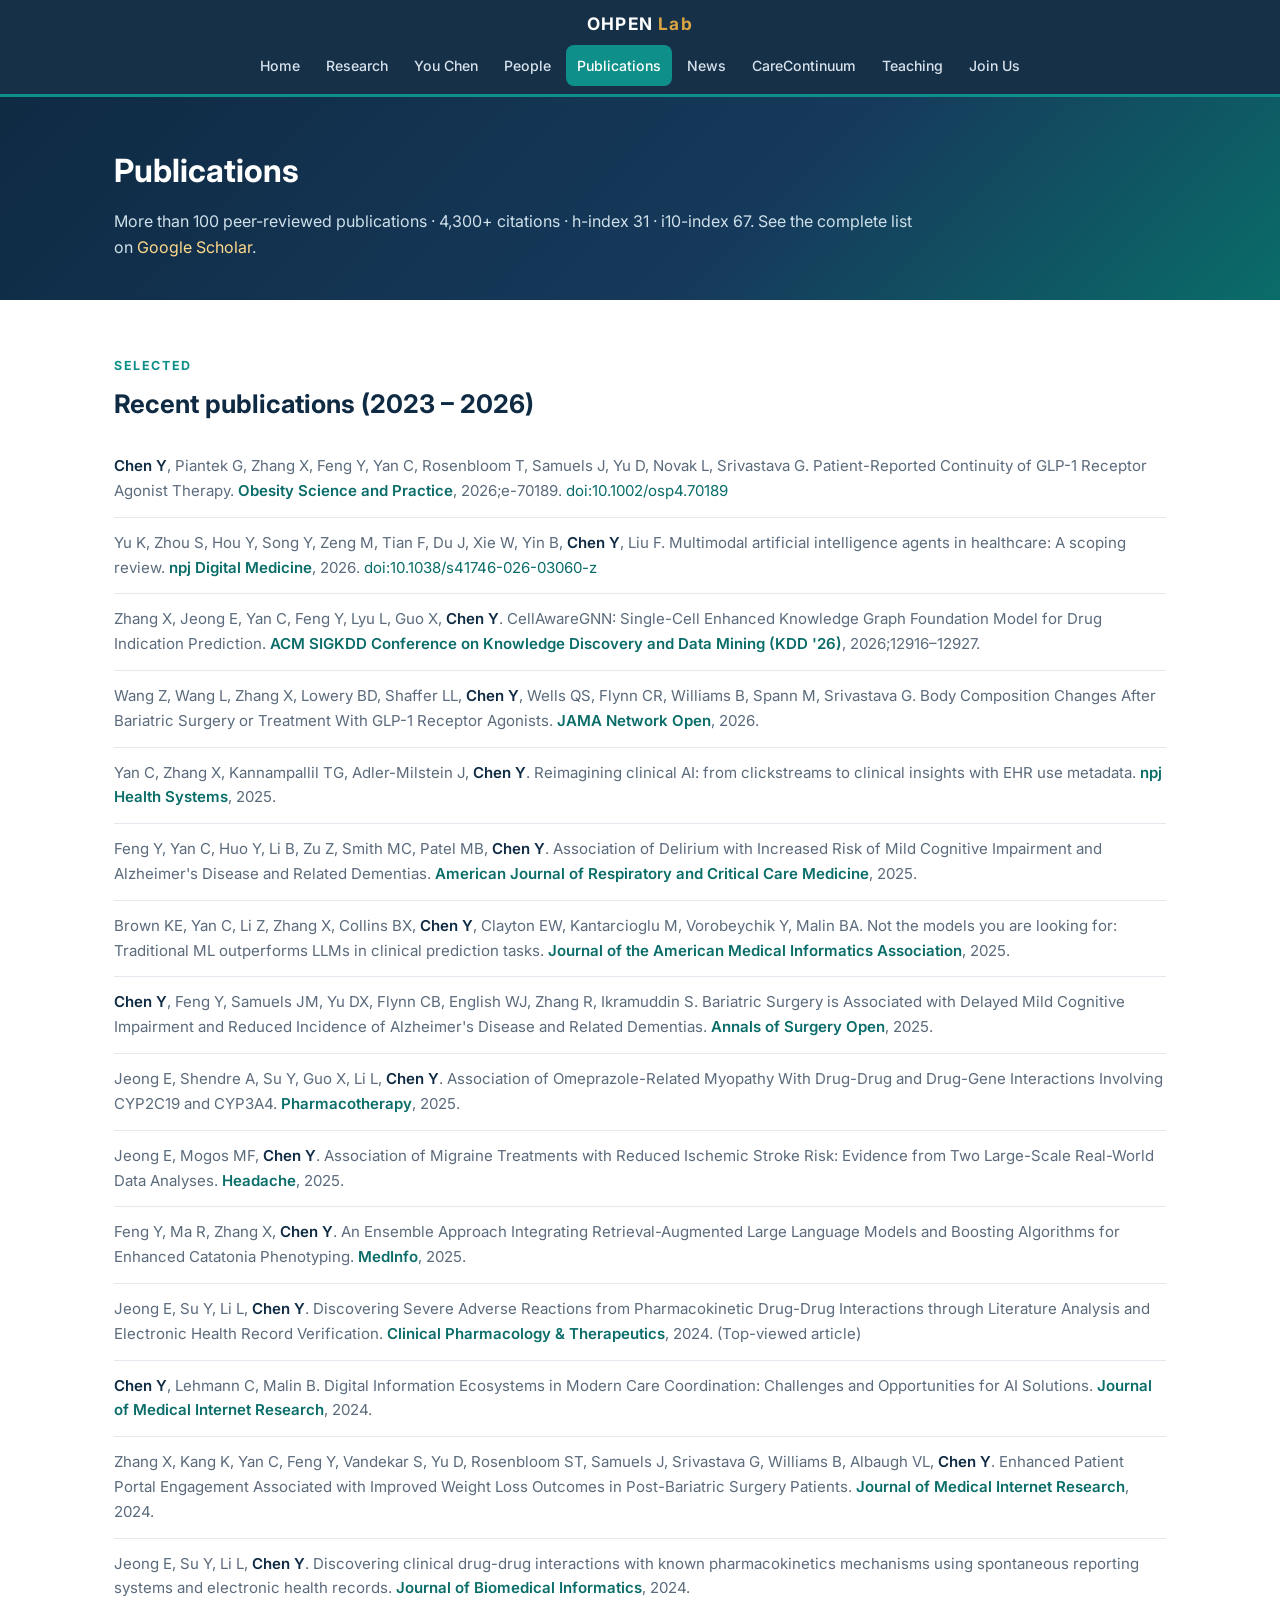
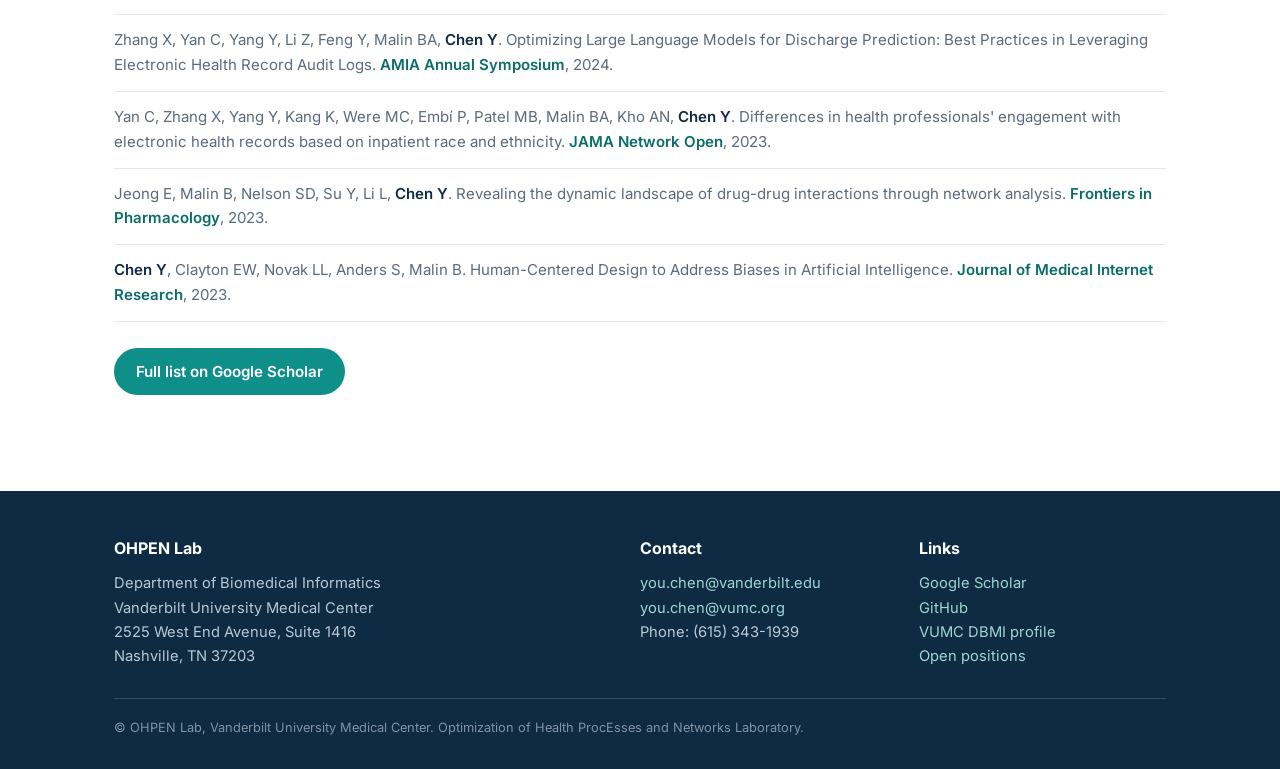
<file: publications.html>
<!DOCTYPE html>
<html lang="en">
<head>
<meta charset="utf-8">
<meta name="viewport" content="width=device-width, initial-scale=1">
<title>Publications | OHPEN Lab</title>
<meta name="description" content="Selected publications of the OHPEN Lab at Vanderbilt University Medical Center.">
<meta property="og:type" content="website">
<meta property="og:site_name" content="OHPEN Lab">
<meta property="og:title" content="Publications — OHPEN Lab">
<meta property="og:description" content="Selected publications from the OHPEN Lab: 100+ peer-reviewed papers, 4,300+ citations.">
<meta property="og:url" content="https://ohpenlab.github.io/publications.html">
<meta property="og:image" content="https://ohpenlab.github.io/assets/img/og-image.jpg">
<meta property="og:image:width" content="1200">
<meta property="og:image:height" content="630">
<meta property="og:image:alt" content="OHPEN Lab — Optimization of Health ProcEsses and Networks Laboratory, Vanderbilt University Medical Center">
<meta name="twitter:card" content="summary_large_image">
<meta name="twitter:title" content="Publications — OHPEN Lab">
<meta name="twitter:description" content="Selected publications from the OHPEN Lab: 100+ peer-reviewed papers, 4,300+ citations.">
<meta name="twitter:image" content="https://ohpenlab.github.io/assets/img/og-image.jpg">
<link rel="canonical" href="https://ohpenlab.github.io/publications.html">
<link rel="icon" type="image/png" href="assets/img/logo.png">
<link rel="preconnect" href="https://fonts.googleapis.com">
<link href="https://fonts.googleapis.com/css2?family=Inter:wght@400;500;600;700;800&display=swap" rel="stylesheet">
<link rel="stylesheet" href="assets/css/style.css">
</head>
<body>

<nav class="nav">
  <div class="nav-inner">
    <div class="brand"><a href="index.html">OHPEN<span class="dot">&nbsp;Lab</span></a></div>
    <ul class="nav-links">
      <li><a href="index.html">Home</a></li>
      <li><a href="projects.html">Research</a></li>
      <li><a href="youchen.html">You Chen</a></li>
      <li><a href="people.html">People</a></li>
      <li><a href="publications.html" class="active">Publications</a></li>
      <li><a href="news.html">News</a></li>
      <li><a href="carecontinuum.html">CareContinuum</a></li>
      <li><a href="teaching.html">Teaching</a></li>
      <li><a href="join.html">Join Us</a></li>
    </ul>
  </div>
</nav>

<header class="page-head">
  <div class="container">
    <h1>Publications</h1>
    <p>More than 100 peer-reviewed publications · 4,300+ citations · h-index 31 · i10-index 67.
    See the complete list on
    <a href="https://scholar.google.com/citations?user=c-pOkPEAAAAJ&amp;hl=en" target="_blank" rel="noopener" style="color:#ffd98a">Google Scholar</a>.</p>
  </div>
</header>

<section class="section">
  <div class="container">
    <p class="kicker">Selected</p>
    <h2>Recent publications (2023 – 2026)</h2>
    <ul class="pub-list" style="margin-top:16px">
      <li><strong>Chen Y</strong>, Piantek G, Zhang X, Feng Y, Yan C, Rosenbloom T, Samuels J, Yu D, Novak L, Srivastava G. Patient-Reported Continuity of GLP-1 Receptor Agonist Therapy. <span class="venue">Obesity Science and Practice</span>, 2026;e-70189. <a href="https://doi.org/10.1002/osp4.70189" target="_blank" rel="noopener">doi:10.1002/osp4.70189</a></li>
      <li>Yu K, Zhou S, Hou Y, Song Y, Zeng M, Tian F, Du J, Xie W, Yin B, <strong>Chen Y</strong>, Liu F. Multimodal artificial intelligence agents in healthcare: A scoping review. <span class="venue">npj Digital Medicine</span>, 2026. <a href="https://doi.org/10.1038/s41746-026-03060-z" target="_blank" rel="noopener">doi:10.1038/s41746-026-03060-z</a></li>
      <li>Zhang X, Jeong E, Yan C, Feng Y, Lyu L, Guo X, <strong>Chen Y</strong>. CellAwareGNN: Single-Cell Enhanced Knowledge Graph Foundation Model for Drug Indication Prediction. <span class="venue">ACM SIGKDD Conference on Knowledge Discovery and Data Mining (KDD '26)</span>, 2026;12916&ndash;12927.</li>
      <li>Wang Z, Wang L, Zhang X, Lowery BD, Shaffer LL, <strong>Chen Y</strong>, Wells QS, Flynn CR, Williams B, Spann M, Srivastava G. Body Composition Changes After Bariatric Surgery or Treatment With GLP-1 Receptor Agonists. <span class="venue">JAMA Network Open</span>, 2026.</li>
      <li>Yan C, Zhang X, Kannampallil TG, Adler-Milstein J, <strong>Chen Y</strong>. Reimagining clinical AI: from clickstreams to clinical insights with EHR use metadata. <span class="venue">npj Health Systems</span>, 2025.</li>
      <li>Feng Y, Yan C, Huo Y, Li B, Zu Z, Smith MC, Patel MB, <strong>Chen Y</strong>. Association of Delirium with Increased Risk of Mild Cognitive Impairment and Alzheimer's Disease and Related Dementias. <span class="venue">American Journal of Respiratory and Critical Care Medicine</span>, 2025.</li>
      <li>Brown KE, Yan C, Li Z, Zhang X, Collins BX, <strong>Chen Y</strong>, Clayton EW, Kantarcioglu M, Vorobeychik Y, Malin BA. Not the models you are looking for: Traditional ML outperforms LLMs in clinical prediction tasks. <span class="venue">Journal of the American Medical Informatics Association</span>, 2025.</li>
      <li><strong>Chen Y</strong>, Feng Y, Samuels JM, Yu DX, Flynn CB, English WJ, Zhang R, Ikramuddin S. Bariatric Surgery is Associated with Delayed Mild Cognitive Impairment and Reduced Incidence of Alzheimer's Disease and Related Dementias. <span class="venue">Annals of Surgery Open</span>, 2025.</li>
      <li>Jeong E, Shendre A, Su Y, Guo X, Li L, <strong>Chen Y</strong>. Association of Omeprazole-Related Myopathy With Drug-Drug and Drug-Gene Interactions Involving CYP2C19 and CYP3A4. <span class="venue">Pharmacotherapy</span>, 2025.</li>
      <li>Jeong E, Mogos MF, <strong>Chen Y</strong>. Association of Migraine Treatments with Reduced Ischemic Stroke Risk: Evidence from Two Large-Scale Real-World Data Analyses. <span class="venue">Headache</span>, 2025.</li>
      <li>Feng Y, Ma R, Zhang X, <strong>Chen Y</strong>. An Ensemble Approach Integrating Retrieval-Augmented Large Language Models and Boosting Algorithms for Enhanced Catatonia Phenotyping. <span class="venue">MedInfo</span>, 2025.</li>
      <li>Jeong E, Su Y, Li L, <strong>Chen Y</strong>. Discovering Severe Adverse Reactions from Pharmacokinetic Drug-Drug Interactions through Literature Analysis and Electronic Health Record Verification. <span class="venue">Clinical Pharmacology &amp; Therapeutics</span>, 2024. (Top-viewed article)</li>
      <li><strong>Chen Y</strong>, Lehmann C, Malin B. Digital Information Ecosystems in Modern Care Coordination: Challenges and Opportunities for AI Solutions. <span class="venue">Journal of Medical Internet Research</span>, 2024.</li>
      <li>Zhang X, Kang K, Yan C, Feng Y, Vandekar S, Yu D, Rosenbloom ST, Samuels J, Srivastava G, Williams B, Albaugh VL, <strong>Chen Y</strong>. Enhanced Patient Portal Engagement Associated with Improved Weight Loss Outcomes in Post-Bariatric Surgery Patients. <span class="venue">Journal of Medical Internet Research</span>, 2024.</li>
      <li>Jeong E, Su Y, Li L, <strong>Chen Y</strong>. Discovering clinical drug-drug interactions with known pharmacokinetics mechanisms using spontaneous reporting systems and electronic health records. <span class="venue">Journal of Biomedical Informatics</span>, 2024.</li>
      <li>Zhang X, Yan C, Yang Y, Li Z, Feng Y, Malin BA, <strong>Chen Y</strong>. Optimizing Large Language Models for Discharge Prediction: Best Practices in Leveraging Electronic Health Record Audit Logs. <span class="venue">AMIA Annual Symposium</span>, 2024.</li>
      <li>Yan C, Zhang X, Yang Y, Kang K, Were MC, Embí P, Patel MB, Malin BA, Kho AN, <strong>Chen Y</strong>. Differences in health professionals' engagement with electronic health records based on inpatient race and ethnicity. <span class="venue">JAMA Network Open</span>, 2023.</li>
      <li>Jeong E, Malin B, Nelson SD, Su Y, Li L, <strong>Chen Y</strong>. Revealing the dynamic landscape of drug-drug interactions through network analysis. <span class="venue">Frontiers in Pharmacology</span>, 2023.</li>
      <li><strong>Chen Y</strong>, Clayton EW, Novak LL, Anders S, Malin B. Human-Centered Design to Address Biases in Artificial Intelligence. <span class="venue">Journal of Medical Internet Research</span>, 2023.</li>
    </ul>
    <p style="margin-top:26px">
      <a class="btn btn-teal" href="https://scholar.google.com/citations?user=c-pOkPEAAAAJ&amp;hl=en" target="_blank" rel="noopener">Full list on Google Scholar</a>
    </p>
  </div>
</section>

<footer>
  <div class="container">
    <div class="cols">
      <div>
        <h4>OHPEN Lab</h4>
        <p>Department of Biomedical Informatics<br>
        Vanderbilt University Medical Center<br>
        2525 West End Avenue, Suite 1416<br>
        Nashville, TN 37203</p>
      </div>
      <div>
        <h4>Contact</h4>
        <p><a href="mailto:you.chen@vanderbilt.edu">you.chen@vanderbilt.edu</a><br>
        <a href="mailto:you.chen@vumc.org">you.chen@vumc.org</a><br>
        Phone: (615) 343-1939</p>
      </div>
      <div>
        <h4>Links</h4>
        <p><a href="https://scholar.google.com/citations?user=c-pOkPEAAAAJ&amp;hl=en" target="_blank" rel="noopener">Google Scholar</a><br>
        <a href="https://github.com/OHPENLab" target="_blank" rel="noopener">GitHub</a><br>
        <a href="https://www.vumc.org/dbmi/person/you-chen-phd-famia" target="_blank" rel="noopener">VUMC DBMI profile</a><br>
        <a href="join.html">Open positions</a></p>
      </div>
    </div>
    <p class="fineprint">© OHPEN Lab, Vanderbilt University Medical Center. Optimization of Health ProcEsses and Networks Laboratory.</p>
  </div>
</footer>

</body>
</html>
</file>
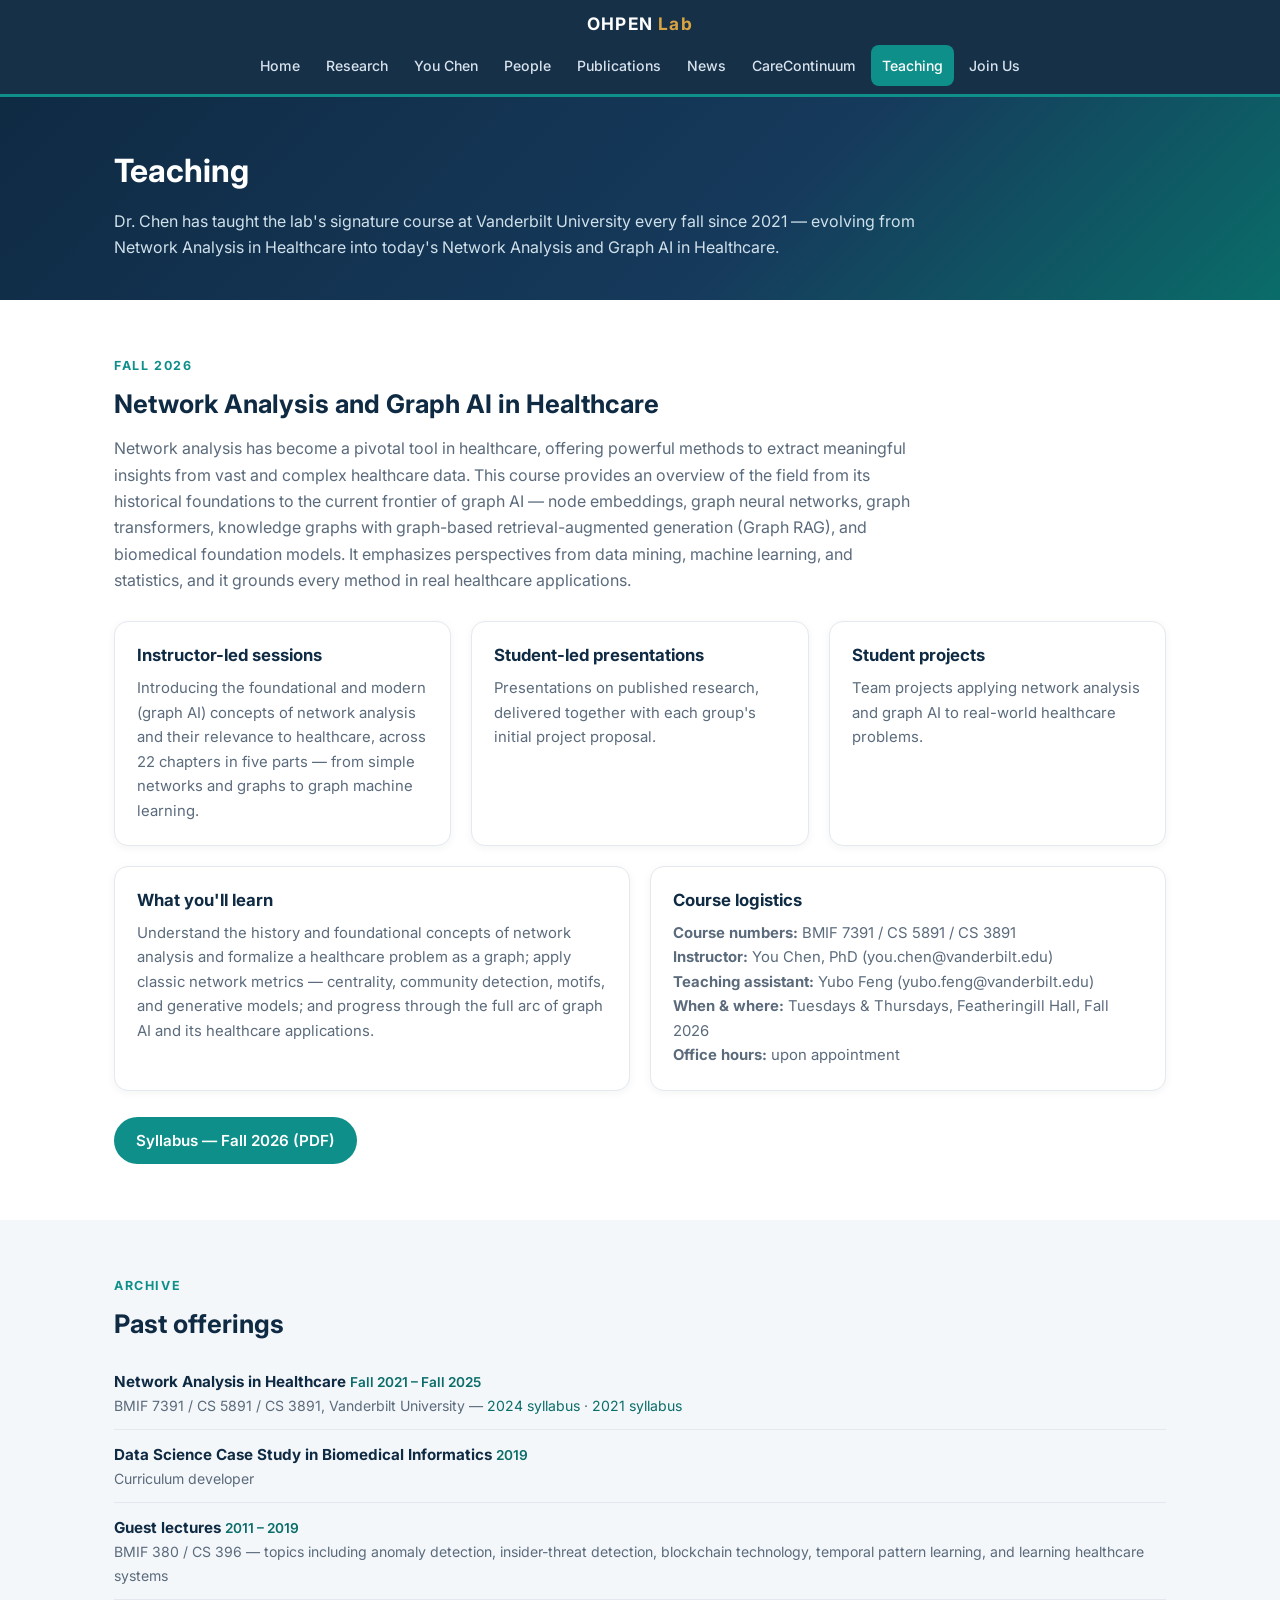
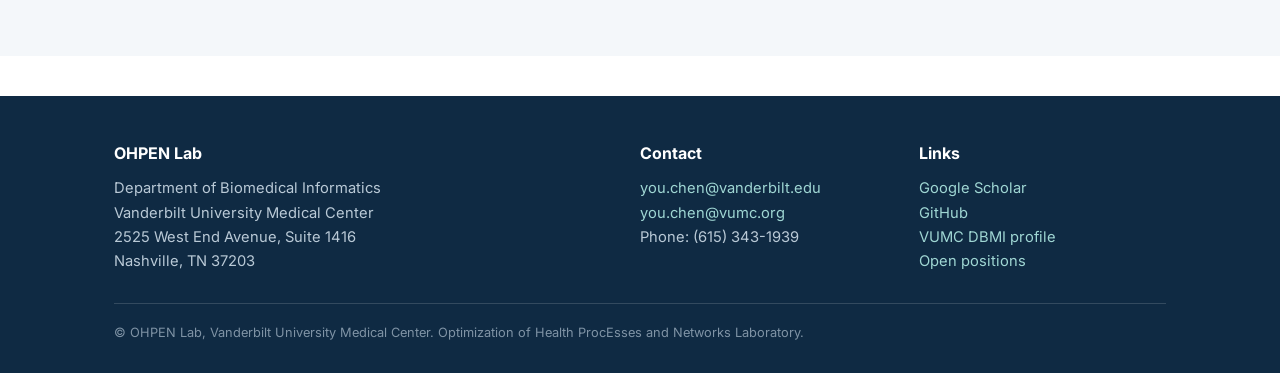
<file: teaching.html>
<!DOCTYPE html>
<html lang="en">
<head>
<meta charset="utf-8">
<meta name="viewport" content="width=device-width, initial-scale=1">
<title>Teaching | OHPEN Lab</title>
<meta name="description" content="Network Analysis and Graph AI in Healthcare — the course taught by Dr. You Chen at Vanderbilt University.">
<meta property="og:type" content="website">
<meta property="og:site_name" content="OHPEN Lab">
<meta property="og:title" content="Teaching — OHPEN Lab">
<meta property="og:description" content="Network Analysis and Graph AI in Healthcare (BMIF 7391 / CS 5891 / CS 3891) at Vanderbilt University.">
<meta property="og:url" content="https://ohpenlab.github.io/teaching.html">
<meta property="og:image" content="https://ohpenlab.github.io/assets/img/og-image.jpg">
<meta property="og:image:width" content="1200">
<meta property="og:image:height" content="630">
<meta property="og:image:alt" content="OHPEN Lab — Optimization of Health ProcEsses and Networks Laboratory, Vanderbilt University Medical Center">
<meta name="twitter:card" content="summary_large_image">
<meta name="twitter:title" content="Teaching — OHPEN Lab">
<meta name="twitter:description" content="Network Analysis and Graph AI in Healthcare (BMIF 7391 / CS 5891 / CS 3891) at Vanderbilt University.">
<meta name="twitter:image" content="https://ohpenlab.github.io/assets/img/og-image.jpg">
<link rel="canonical" href="https://ohpenlab.github.io/teaching.html">
<link rel="icon" type="image/png" href="assets/img/logo.png">
<link rel="preconnect" href="https://fonts.googleapis.com">
<link href="https://fonts.googleapis.com/css2?family=Inter:wght@400;500;600;700;800&display=swap" rel="stylesheet">
<link rel="stylesheet" href="assets/css/style.css">
</head>
<body>

<nav class="nav">
  <div class="nav-inner">
    <div class="brand"><a href="index.html">OHPEN<span class="dot">&nbsp;Lab</span></a></div>
    <ul class="nav-links">
      <li><a href="index.html">Home</a></li>
      <li><a href="projects.html">Research</a></li>
      <li><a href="youchen.html">You Chen</a></li>
      <li><a href="people.html">People</a></li>
      <li><a href="publications.html">Publications</a></li>
      <li><a href="news.html">News</a></li>
      <li><a href="carecontinuum.html">CareContinuum</a></li>
      <li><a href="teaching.html" class="active">Teaching</a></li>
      <li><a href="join.html">Join Us</a></li>
    </ul>
  </div>
</nav>

<header class="page-head">
  <div class="container">
    <h1>Teaching</h1>
    <p>Dr. Chen has taught the lab's signature course at Vanderbilt University every fall since 2021 —
    evolving from Network Analysis in Healthcare into today's Network Analysis and Graph AI in Healthcare.</p>
  </div>
</header>

<section class="section">
  <div class="container">
    <p class="kicker">Fall 2026</p>
    <h2>Network Analysis and Graph AI in Healthcare</h2>
    <p class="lede" style="margin-top:10px">
      Network analysis has become a pivotal tool in healthcare, offering powerful methods to extract meaningful
      insights from vast and complex healthcare data. This course provides an overview of the field from its
      historical foundations to the current frontier of graph AI — node embeddings, graph neural networks, graph
      transformers, knowledge graphs with graph-based retrieval-augmented generation (Graph RAG), and biomedical
      foundation models. It emphasizes perspectives from data mining, machine learning, and statistics, and it
      grounds every method in real healthcare applications.
    </p>

    <div class="grid cols-3" style="margin-top:10px">
      <div class="card">
        <h3>Instructor-led sessions</h3>
        <p>Introducing the foundational and modern (graph AI) concepts of network analysis and their relevance to
        healthcare, across 22 chapters in five parts — from simple networks and graphs to graph machine learning.</p>
      </div>
      <div class="card">
        <h3>Student-led presentations</h3>
        <p>Presentations on published research, delivered together with each group's initial project proposal.</p>
      </div>
      <div class="card">
        <h3>Student projects</h3>
        <p>Team projects applying network analysis and graph AI to real-world healthcare problems.</p>
      </div>
    </div>

    <div class="grid cols-2" style="margin-top:20px">
      <div class="card">
        <h3>What you'll learn</h3>
        <p>Understand the history and foundational concepts of network analysis and formalize a healthcare problem
        as a graph; apply classic network metrics — centrality, community detection, motifs, and generative
        models; and progress through the full arc of graph AI and its healthcare applications.</p>
      </div>
      <div class="card">
        <h3>Course logistics</h3>
        <p><strong>Course numbers:</strong> BMIF 7391 / CS 5891 / CS 3891<br>
        <strong>Instructor:</strong> You Chen, PhD (you.chen@vanderbilt.edu)<br>
        <strong>Teaching assistant:</strong> Yubo Feng (yubo.feng@vanderbilt.edu)<br>
        <strong>When &amp; where:</strong> Tuesdays &amp; Thursdays, Featheringill Hall, Fall 2026<br>
        <strong>Office hours:</strong> upon appointment</p>
      </div>
    </div>

    <p style="margin-top:26px">
      <a class="btn btn-teal" href="assets/docs/Syllabus_2026_FALL.pdf" target="_blank" rel="noopener">Syllabus — Fall 2026 (PDF)</a>
    </p>
  </div>
</section>

<section class="section soft">
  <div class="container">
    <p class="kicker">Archive</p>
    <h2>Past offerings</h2>
    <ul class="alumni-list" style="margin-top:12px">
      <li><strong>Network Analysis in Healthcare</strong> <span class="yrs">Fall 2021 – Fall 2025</span>
        <em>BMIF 7391 / CS 5891 / CS 3891, Vanderbilt University —
        <a href="assets/docs/Syllabus_2024_FALL_Tentative.pdf" target="_blank" rel="noopener">2024 syllabus</a> ·
        <a href="assets/docs/Syllabus_2021_FALL.pdf" target="_blank" rel="noopener">2021 syllabus</a></em></li>
      <li><strong>Data Science Case Study in Biomedical Informatics</strong> <span class="yrs">2019</span>
        <em>Curriculum developer</em></li>
      <li><strong>Guest lectures</strong> <span class="yrs">2011 – 2019</span>
        <em>BMIF 380 / CS 396 — topics including anomaly detection, insider-threat detection, blockchain
        technology, temporal pattern learning, and learning healthcare systems</em></li>
    </ul>
  </div>
</section>

<footer>
  <div class="container">
    <div class="cols">
      <div>
        <h4>OHPEN Lab</h4>
        <p>Department of Biomedical Informatics<br>
        Vanderbilt University Medical Center<br>
        2525 West End Avenue, Suite 1416<br>
        Nashville, TN 37203</p>
      </div>
      <div>
        <h4>Contact</h4>
        <p><a href="mailto:you.chen@vanderbilt.edu">you.chen@vanderbilt.edu</a><br>
        <a href="mailto:you.chen@vumc.org">you.chen@vumc.org</a><br>
        Phone: (615) 343-1939</p>
      </div>
      <div>
        <h4>Links</h4>
        <p><a href="https://scholar.google.com/citations?user=c-pOkPEAAAAJ&amp;hl=en" target="_blank" rel="noopener">Google Scholar</a><br>
        <a href="https://github.com/OHPENLab" target="_blank" rel="noopener">GitHub</a><br>
        <a href="https://www.vumc.org/dbmi/person/you-chen-phd-famia" target="_blank" rel="noopener">VUMC DBMI profile</a><br>
        <a href="join.html">Open positions</a></p>
      </div>
    </div>
    <p class="fineprint">© OHPEN Lab, Vanderbilt University Medical Center. Optimization of Health ProcEsses and Networks Laboratory.</p>
  </div>
</footer>

</body>
</html>
</file>
<file: assets/css/style.css>
/* OHPEN Lab — site stylesheet */
:root {
  --navy: #0f2a43;
  --navy-2: #163a5c;
  --teal: #0e8f8a;
  --teal-dark: #0a6d69;
  --gold: #d9a441;
  --ink: #1d2733;
  --muted: #5b6b7c;
  --line: #e3e9ef;
  --bg: #ffffff;
  --bg-soft: #f4f7fa;
  --radius: 14px;
  --shadow: 0 10px 28px rgba(15, 42, 67, 0.10);
}

* { margin: 0; padding: 0; box-sizing: border-box; }

html { scroll-behavior: smooth; }

body {
  font-family: "Inter", -apple-system, BlinkMacSystemFont, "Segoe UI", Helvetica, Arial, sans-serif;
  color: var(--ink);
  background: var(--bg);
  line-height: 1.65;
  font-size: 16px;
}

img { max-width: 100%; }

a { color: var(--teal-dark); text-decoration: none; }
a:hover { text-decoration: underline; }

.container { max-width: 1100px; margin: 0 auto; padding: 0 24px; }

/* ---------- Navigation ---------- */
.nav {
  position: sticky; top: 0; z-index: 100;
  background: rgba(15, 42, 67, 0.97);
  backdrop-filter: blur(6px);
  border-bottom: 3px solid var(--teal);
}
.nav-inner {
  max-width: 1160px; margin: 0 auto; padding: 10px 24px 8px;
  display: flex; flex-direction: column; align-items: center; gap: 6px;
}
.brand { display: flex; align-items: center; justify-content: center; gap: 10px; }
.brand a { color: #fff; font-weight: 700; font-size: 1.08rem; letter-spacing: 1.2px; text-decoration: none; white-space: nowrap; }
.brand .dot { color: var(--gold); }
.nav-links {
  display: flex; flex-wrap: wrap; justify-content: center; gap: 2px 4px; list-style: none;
  max-width: 100%;
}
.nav-links::-webkit-scrollbar { display: none; }
.nav-links a {
  display: block; padding: 9px 11px; color: #d7e2ec; font-size: 0.88rem;
  font-weight: 500; border-radius: 8px; text-decoration: none; white-space: nowrap;
}
.nav-links a:hover { color: #fff; background: rgba(255,255,255,0.10); }
.nav-links a.active { color: #fff; background: var(--teal); }

/* ---------- Hero / page headers ---------- */
.hero {
  background: linear-gradient(135deg, var(--navy) 0%, var(--navy-2) 55%, var(--teal-dark) 100%);
  color: #fff; padding: 72px 0 64px;
}
.hero h1 { font-size: 2.3rem; line-height: 1.2; max-width: 850px; }
.hero h1 span { color: var(--gold); }
.hero .tagline { margin-top: 16px; font-size: 1.12rem; color: #cfe0ea; max-width: 780px; }
.hero .hero-cta { margin-top: 28px; display: flex; gap: 12px; flex-wrap: wrap; }

.page-head {
  background: linear-gradient(135deg, var(--navy) 0%, var(--navy-2) 60%, var(--teal-dark) 100%);
  color: #fff; padding: 48px 0 40px;
}
.page-head h1 { font-size: 2rem; }
.page-head p { margin-top: 10px; color: #cfe0ea; max-width: 820px; }

/* ---------- Buttons ---------- */
.btn {
  display: inline-block; padding: 11px 22px; border-radius: 999px;
  font-weight: 600; font-size: 0.95rem; text-decoration: none;
  transition: transform 0.12s ease, box-shadow 0.12s ease;
}
.btn:hover { text-decoration: none; transform: translateY(-1px); box-shadow: var(--shadow); }
.btn-primary { background: var(--gold); color: var(--navy); }
.btn-outline { border: 2px solid rgba(255,255,255,0.65); color: #fff; }
.btn-teal { background: var(--teal); color: #fff; }

/* ---------- Sections ---------- */
.section { padding: 56px 0; }
.section.soft { background: var(--bg-soft); }
.section h2 {
  font-size: 1.6rem; color: var(--navy); margin-bottom: 8px;
}
.section .lede { color: var(--muted); max-width: 800px; margin-bottom: 28px; }
.kicker {
  text-transform: uppercase; letter-spacing: 1.6px; font-size: 0.78rem;
  font-weight: 700; color: var(--teal); margin-bottom: 6px;
}

/* ---------- Cards / grids ---------- */
.grid { display: grid; gap: 20px; }
.grid.cols-2 { grid-template-columns: repeat(2, 1fr); }
.grid.cols-3 { grid-template-columns: repeat(3, 1fr); }
@media (max-width: 860px) { .grid.cols-3 { grid-template-columns: repeat(2, 1fr); } }
@media (max-width: 620px) { .grid.cols-2, .grid.cols-3 { grid-template-columns: 1fr; } }

.card {
  background: #fff; border: 1px solid var(--line); border-radius: var(--radius);
  padding: 22px; box-shadow: 0 2px 8px rgba(15,42,67,0.05);
}
.card h3 { color: var(--navy); font-size: 1.05rem; margin-bottom: 8px; line-height: 1.4; }
.card p { color: var(--muted); font-size: 0.93rem; }
.card .meta { font-size: 0.83rem; color: var(--teal-dark); font-weight: 600; margin-bottom: 8px; }

/* ---------- Notice banner ---------- */
.banner {
  background: linear-gradient(120deg, #fdf6e8, #f6ead0);
  border: 1px solid #ecd9ae; border-left: 6px solid var(--gold);
  border-radius: var(--radius); padding: 20px 24px;
  display: flex; align-items: center; justify-content: space-between; gap: 18px; flex-wrap: wrap;
}
.banner strong { color: var(--navy); }
.banner p { color: #5f5232; font-size: 0.95rem; }

/* ---------- People ---------- */
.person-grid { display: grid; grid-template-columns: repeat(auto-fill, minmax(190px, 1fr)); gap: 22px; }
.person { text-align: center; }
.person .photo, .person .avatar {
  width: 132px; height: 132px; border-radius: 50%; margin: 0 auto 12px;
  border: 4px solid #fff; box-shadow: 0 4px 14px rgba(15,42,67,0.18);
}
.person .photo { object-fit: cover; display: block; }
.person .avatar {
  display: flex; align-items: center; justify-content: center;
  font-size: 2rem; font-weight: 700; color: #fff;
  background: linear-gradient(135deg, var(--teal), var(--navy-2));
}
.person .avatar.alt { background: linear-gradient(135deg, #7b6ccb, var(--navy-2)); }
.person h3 { font-size: 1rem; color: var(--navy); }
.person .role { font-size: 0.85rem; color: var(--muted); margin-top: 2px; }
.person .note { font-size: 0.8rem; color: var(--teal-dark); margin-top: 3px; }

.director-card {
  display: flex; gap: 28px; align-items: flex-start;
  background: #fff; border: 1px solid var(--line); border-radius: var(--radius);
  padding: 28px; box-shadow: 0 2px 10px rgba(15,42,67,0.06);
  flex-wrap: wrap;
}
.director-card img {
  width: 180px; height: 180px; object-fit: cover; border-radius: var(--radius);
  box-shadow: var(--shadow);
}
.director-card .bio { flex: 1; min-width: 260px; }
.director-card h3 { color: var(--navy); font-size: 1.3rem; }
.director-card .title { color: var(--teal-dark); font-weight: 600; margin: 4px 0 12px; font-size: 0.95rem; }
.director-card p { color: var(--muted); font-size: 0.95rem; margin-bottom: 10px; }

/* ---------- Lists ---------- */
.alumni-list { list-style: none; }
.alumni-list li {
  padding: 12px 0; border-bottom: 1px solid var(--line); font-size: 0.95rem;
}
.alumni-list li strong { color: var(--navy); }
.alumni-list li .yrs { color: var(--teal-dark); font-weight: 600; font-size: 0.85rem; }
.alumni-list li em { color: var(--muted); font-style: normal; font-size: 0.88rem; display: block; }

.news-list { list-style: none; }
.news-list li {
  padding: 16px 0; border-bottom: 1px solid var(--line);
  display: flex; gap: 18px; align-items: baseline;
}
.news-list .yr {
  flex: 0 0 56px; font-weight: 700; color: var(--teal); font-size: 0.95rem;
}
.news-list .what { flex: 1; }
.news-list .what a { color: var(--navy); font-weight: 600; }
.news-list .what a:hover { color: var(--teal-dark); }
.news-list .src { color: var(--muted); font-size: 0.85rem; display: block; margin-top: 2px; }

.pub-list { list-style: none; }
.pub-list li { padding: 13px 0; border-bottom: 1px solid var(--line); font-size: 0.94rem; color: var(--muted); }
.pub-list li strong { color: var(--navy); font-weight: 600; }
.pub-list li .venue { color: var(--teal-dark); font-weight: 600; }

/* ---------- Project cards ---------- */
.project {
  background: #fff; border: 1px solid var(--line); border-radius: var(--radius);
  padding: 26px; margin-bottom: 22px; box-shadow: 0 2px 8px rgba(15,42,67,0.05);
}
.project .tags { display: flex; gap: 8px; flex-wrap: wrap; margin-bottom: 10px; }
.tag {
  display: inline-block; padding: 3px 12px; border-radius: 999px;
  font-size: 0.76rem; font-weight: 700; letter-spacing: 0.3px;
}
.tag.nih { background: #e3f2f1; color: var(--teal-dark); }
.tag.industry { background: #fdf1dc; color: #8a6620; }
.tag.role { background: #e9edf5; color: var(--navy-2); }
.project h3 { color: var(--navy); font-size: 1.12rem; margin-bottom: 6px; }
.project .grant { color: var(--teal-dark); font-weight: 600; font-size: 0.88rem; margin-bottom: 10px; }
.project p { color: var(--muted); font-size: 0.94rem; }

/* ---------- Highlight strip ---------- */
.stats { display: grid; grid-template-columns: repeat(4, 1fr); gap: 18px; }
@media (max-width: 720px) { .stats { grid-template-columns: repeat(2, 1fr); } }
.stat { text-align: center; padding: 20px 10px; background: #fff; border: 1px solid var(--line); border-radius: var(--radius); }
.stat .num { font-size: 1.7rem; font-weight: 800; color: var(--navy); }
.stat .lbl { font-size: 0.85rem; color: var(--muted); margin-top: 2px; }

/* ---------- App page ---------- */
.app-hero { display: flex; gap: 32px; align-items: center; flex-wrap: wrap; }
.app-hero img.icon {
  width: 150px; height: 150px; border-radius: 32px; box-shadow: var(--shadow);
}
.app-hero .intro { flex: 1; min-width: 280px; }
.badges { display: flex; gap: 12px; margin-top: 18px; flex-wrap: wrap; }

/* ---------- Cinematic hero (home) ---------- */
.hero-cinema {
  position: relative; min-height: 90vh; display: flex; align-items: center;
  overflow: hidden; color: #fff;
  background:
    radial-gradient(1200px 600px at 80% 10%, rgba(14,143,138,0.28), transparent 60%),
    radial-gradient(900px 500px at 10% 90%, rgba(217,164,65,0.14), transparent 60%),
    linear-gradient(160deg, #081627 0%, #0f2a43 55%, #123a52 100%);
}
#net-canvas { position: absolute; inset: 0; width: 100%; height: 100%; display: block; }
.hero-cinema::after {
  content: ""; position: absolute; inset: 0; pointer-events: none;
  background: linear-gradient(to bottom, transparent 60%, rgba(8,22,39,0.85) 100%);
}
.hero-content {
  position: relative; z-index: 2; padding-top: 90px; padding-bottom: 110px;
  text-align: center;
}
.hero-kicker {
  text-transform: uppercase; letter-spacing: 4px; font-size: 0.8rem;
  font-weight: 700; color: var(--gold); margin-bottom: 22px;
}
.hero-cinema h1 {
  font-size: clamp(1.85rem, 4.4vw, 3.3rem); line-height: 1.16; font-weight: 800;
  max-width: 950px; margin: 0 auto; letter-spacing: -0.4px;
}
.hero-cinema h1 .cap {
  color: #6fd8d2;
  text-shadow: 0 0 26px rgba(111, 216, 210, 0.55);
}
.hero-acronym {
  margin-top: 20px; font-size: clamp(0.78rem, 1.5vw, 0.95rem);
  text-transform: uppercase; letter-spacing: 7px; font-weight: 700; color: var(--gold);
}
.hero-rule {
  width: 78px; height: 3px; margin: 22px auto 0; border-radius: 2px;
  background: linear-gradient(90deg, transparent, var(--gold), transparent);
}
.hero-sub {
  margin: 22px auto 0; font-size: clamp(1rem, 1.8vw, 1.15rem); color: #c6d8e4;
  max-width: 660px; line-height: 1.7;
}
.hero-cta { margin-top: 34px; display: flex; gap: 14px; flex-wrap: wrap; justify-content: center; }
.fade-up { opacity: 0; transform: translateY(24px); animation: fadeUp 0.9s ease forwards; }
.d1 { animation-delay: 0.15s; } .d2 { animation-delay: 0.45s; }
.d3 { animation-delay: 0.75s; } .d4 { animation-delay: 1.05s; }
@keyframes fadeUp { to { opacity: 1; transform: none; } }
.scroll-hint {
  position: absolute; left: 50%; bottom: 26px; transform: translateX(-50%);
  z-index: 2; color: #9fd6d3; font-size: 1.4rem; animation: bob 2s ease-in-out infinite;
  text-decoration: none;
}
.scroll-hint:hover { text-decoration: none; color: #fff; }
@keyframes bob { 0%,100% { transform: translate(-50%,0); } 50% { transform: translate(-50%,10px); } }
@media (prefers-reduced-motion: reduce) {
  .fade-up { animation: none; opacity: 1; transform: none; }
  .scroll-hint { animation: none; }
}

/* ---------- Pillar art cards ---------- */
.pillar {
  background: #fff; border: 1px solid var(--line); border-radius: var(--radius);
  overflow: hidden; box-shadow: 0 2px 10px rgba(15,42,67,0.06);
  display: flex; flex-direction: column;
}
.pillar img { width: 100%; height: 210px; object-fit: cover; display: block; }
.pillar .pillar-body { padding: 22px 24px 26px; }
.pillar h3 { color: var(--navy); font-size: 1.12rem; margin-bottom: 8px; line-height: 1.4; }
.pillar p { color: var(--muted); font-size: 0.93rem; }

/* ---------- Project chips ---------- */
.chips { display: flex; flex-wrap: wrap; gap: 10px; }
.chip {
  display: inline-block; padding: 9px 18px; border-radius: 999px;
  background: #fff; border: 1.5px solid var(--line); color: var(--navy);
  font-weight: 600; font-size: 0.86rem; text-decoration: none;
  transition: border-color .15s, box-shadow .15s, transform .15s;
}
.chip:hover { text-decoration: none; border-color: var(--teal); box-shadow: 0 4px 14px rgba(14,143,138,0.18); transform: translateY(-1px); }
.chip .src { color: var(--teal-dark); font-weight: 700; margin-right: 6px; }

/* ---------- Award band ---------- */
.award-band {
  position: relative; overflow: hidden; color: #fff; padding: 70px 0;
  background:
    radial-gradient(700px 400px at 85% 20%, rgba(217,164,65,0.20), transparent 60%),
    linear-gradient(140deg, #0b1f33 0%, #14395c 70%, #17546b 100%);
}
.award-flex { display: flex; align-items: center; gap: 44px; flex-wrap: wrap; }
.award-medal { flex: 0 0 190px; }
.award-medal svg { width: 190px; height: auto; filter: drop-shadow(0 10px 24px rgba(0,0,0,0.35)); }
.award-copy { flex: 1; min-width: 280px; }
.award-copy .k { text-transform: uppercase; letter-spacing: 3px; font-size: 0.76rem; font-weight: 700; color: #9fd6d3; }
.award-copy h2 { color: var(--gold); font-size: clamp(1.5rem, 3vw, 2.1rem); line-height: 1.25; margin: 10px 0 12px; }
.award-copy p { color: #c6d8e4; max-width: 620px; }
.honor-pills { display: flex; gap: 10px; flex-wrap: wrap; margin-top: 20px; }
.honor-pill {
  padding: 8px 16px; border-radius: 999px; font-size: 0.82rem; font-weight: 600;
  background: rgba(255,255,255,0.10); border: 1px solid rgba(255,255,255,0.22); color: #eaf2f7;
}

/* ---------- Workflow figure ---------- */
.workflow-fig { margin-top: 26px; }
.workflow-fig img { width: 100%; height: auto; border-radius: var(--radius); box-shadow: 0 4px 18px rgba(15,42,67,0.10); }

/* ---------- Footer ---------- */
footer {
  background: var(--navy); color: #b9c9d6; margin-top: 40px;
  padding: 44px 0 30px; font-size: 0.92rem;
}
footer .cols { display: grid; grid-template-columns: 2fr 1fr 1fr; gap: 32px; }
@media (max-width: 720px) { footer .cols { grid-template-columns: 1fr; } }
footer h4 { color: #fff; margin-bottom: 10px; font-size: 1rem; }
footer a { color: #9fd6d3; }
footer .fineprint {
  margin-top: 30px; padding-top: 18px; border-top: 1px solid rgba(255,255,255,0.15);
  font-size: 0.8rem; color: #7f93a5;
}
</file>
